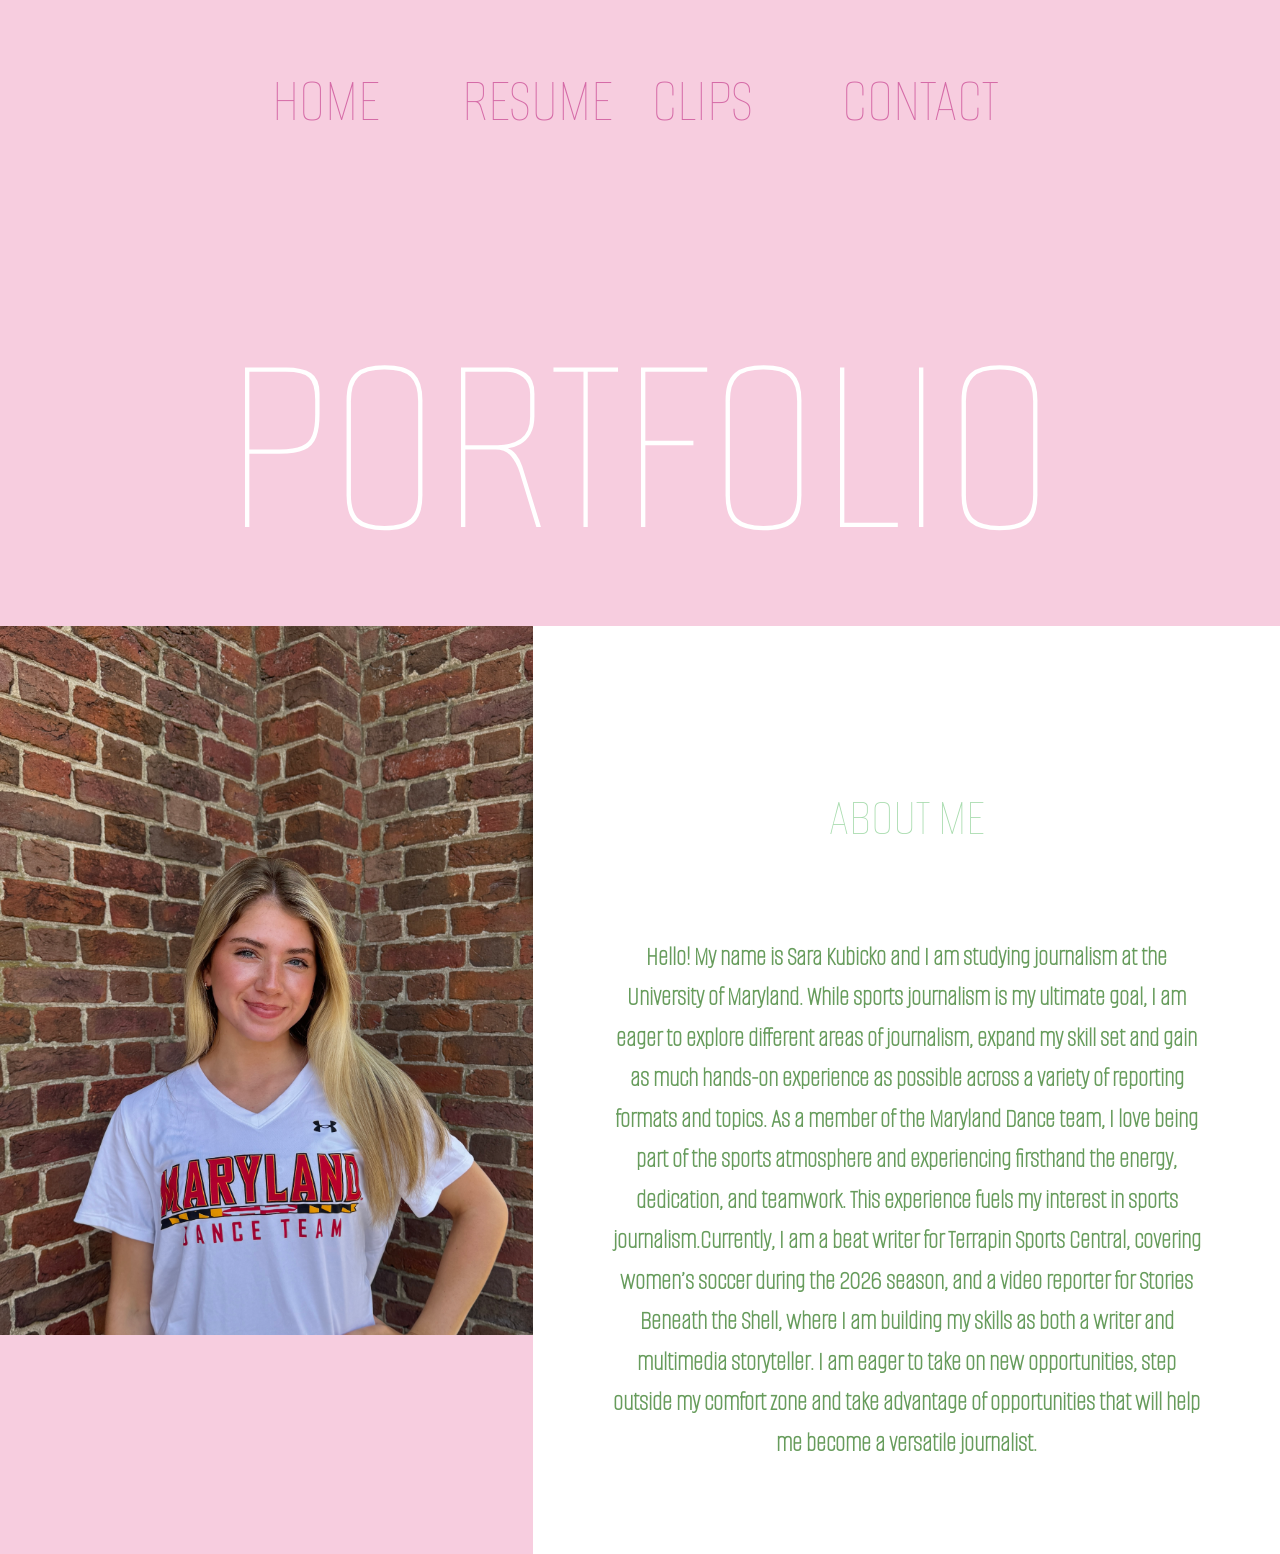
<file: index.html>
<!DOCTYPE html>
<html lang="en">

<head>
    <meta charset="UTF-8">
    <meta name="viewport" content="width=device-width, initial-scale=1.0">
    <title>Sara Kubicko</title>
    <meta name="description" content="My name is Sara Kubicko and I am a journalism student at the University of Maryland with sports journalism being my ultimate goal.">
    <link rel="preconnect" href="https://fonts.googleapis.com">
    <link rel="preconnect" href="https://fonts.gstatic.com" crossorigin>
    <link href="https://fonts.googleapis.com/css2?family=Alumni+Sans+Pinstripe&display=swap" rel="stylesheet">
    <link href="https://cdn.jsdelivr.net/npm/bootstrap@5.3.8/dist/css/bootstrap.min.css" rel="stylesheet"
        integrity="sha384-sRIl4kxILFvY47J16cr9ZwB07vP4J8+LH7qKQnuqkuIAvNWLzeN8tE5YBujZqJLB" crossorigin="anonymous">
    <link rel="stylesheet" href="site/css/style.css">
    <script src="https://cdn.jsdelivr.net/npm/@popperjs/core@2.11.8/dist/umd/popper.min.js"
        integrity="sha384-I7E8VVD/ismYTF4hNIPjVp/Zjvgyol6VFvRkX/vR+Vc4jQkC+hVqc2pM8ODewa9r"
        crossorigin="anonymous"></script>
    <script src="https://cdn.jsdelivr.net/npm/bootstrap@5.3.8/dist/js/bootstrap.min.js"
        integrity="sha384-G/EV+4j2dNv+tEPo3++6LCgdCROaejBqfUeNjuKAiuXbjrxilcCdDz6ZAVfHWe1Y"
        crossorigin="anonymous"></script>
</head>

<body>
    <header>
        <nav class="container">
            <div class="row align-items-center justify-content-center">
                <div class="col-lg-2">
                    <a href="../">HOME</a>
                </div>
                <div class="col-lg-2">
                    <a href="../resume/">RESUME</a>
                </div>
                <div class="col-lg-2">
                    <a href="../clips/">CLIPS</a>
                </div>
                <div class="col-lg-2">
                    <a href="../contact/">CONTACT</a>
                </div>
            </div>
        </nav>
        <h1>PORTFOLIO</h1>   
    </header>
    <main>
        <div class="container-fluid home">
            <div class="row">
                <div class="col-lg-5">
                    <img src="site/img/headshot.jpg" class="img-fluid">
                </div>
                <div class="col-lg-7 text-center about-txt">
                    <div class="white-bg">
                        <h3>ABOUT ME</h3>
                        <p>Hello! My name is Sara Kubicko and I am studying journalism at the University of Maryland. While sports journalism is my ultimate goal, I am eager to explore different areas of journalism, expand my skill set and gain as much hands-on experience as possible across a variety of
                        reporting formats and topics. As a member of the Maryland Dance team, I love being part of the sports atmosphere and experiencing firsthand the energy, dedication, and teamwork. This experience fuels my interest in sports journalism.Currently, I am a beat writer for Terrapin Sports Central, covering women’s soccer during the 2026 season, and a video reporter for Stories Beneath the Shell, where I am building my skills as both a writer and multimedia storyteller. I am eager to take on new opportunities, step outside my comfort zone and take advantage of opportunities that will help me become a versatile journalist.</p>
                    </div>
                </div>
            </div>
        </div>
    </main>
</body>
</html>
</file>
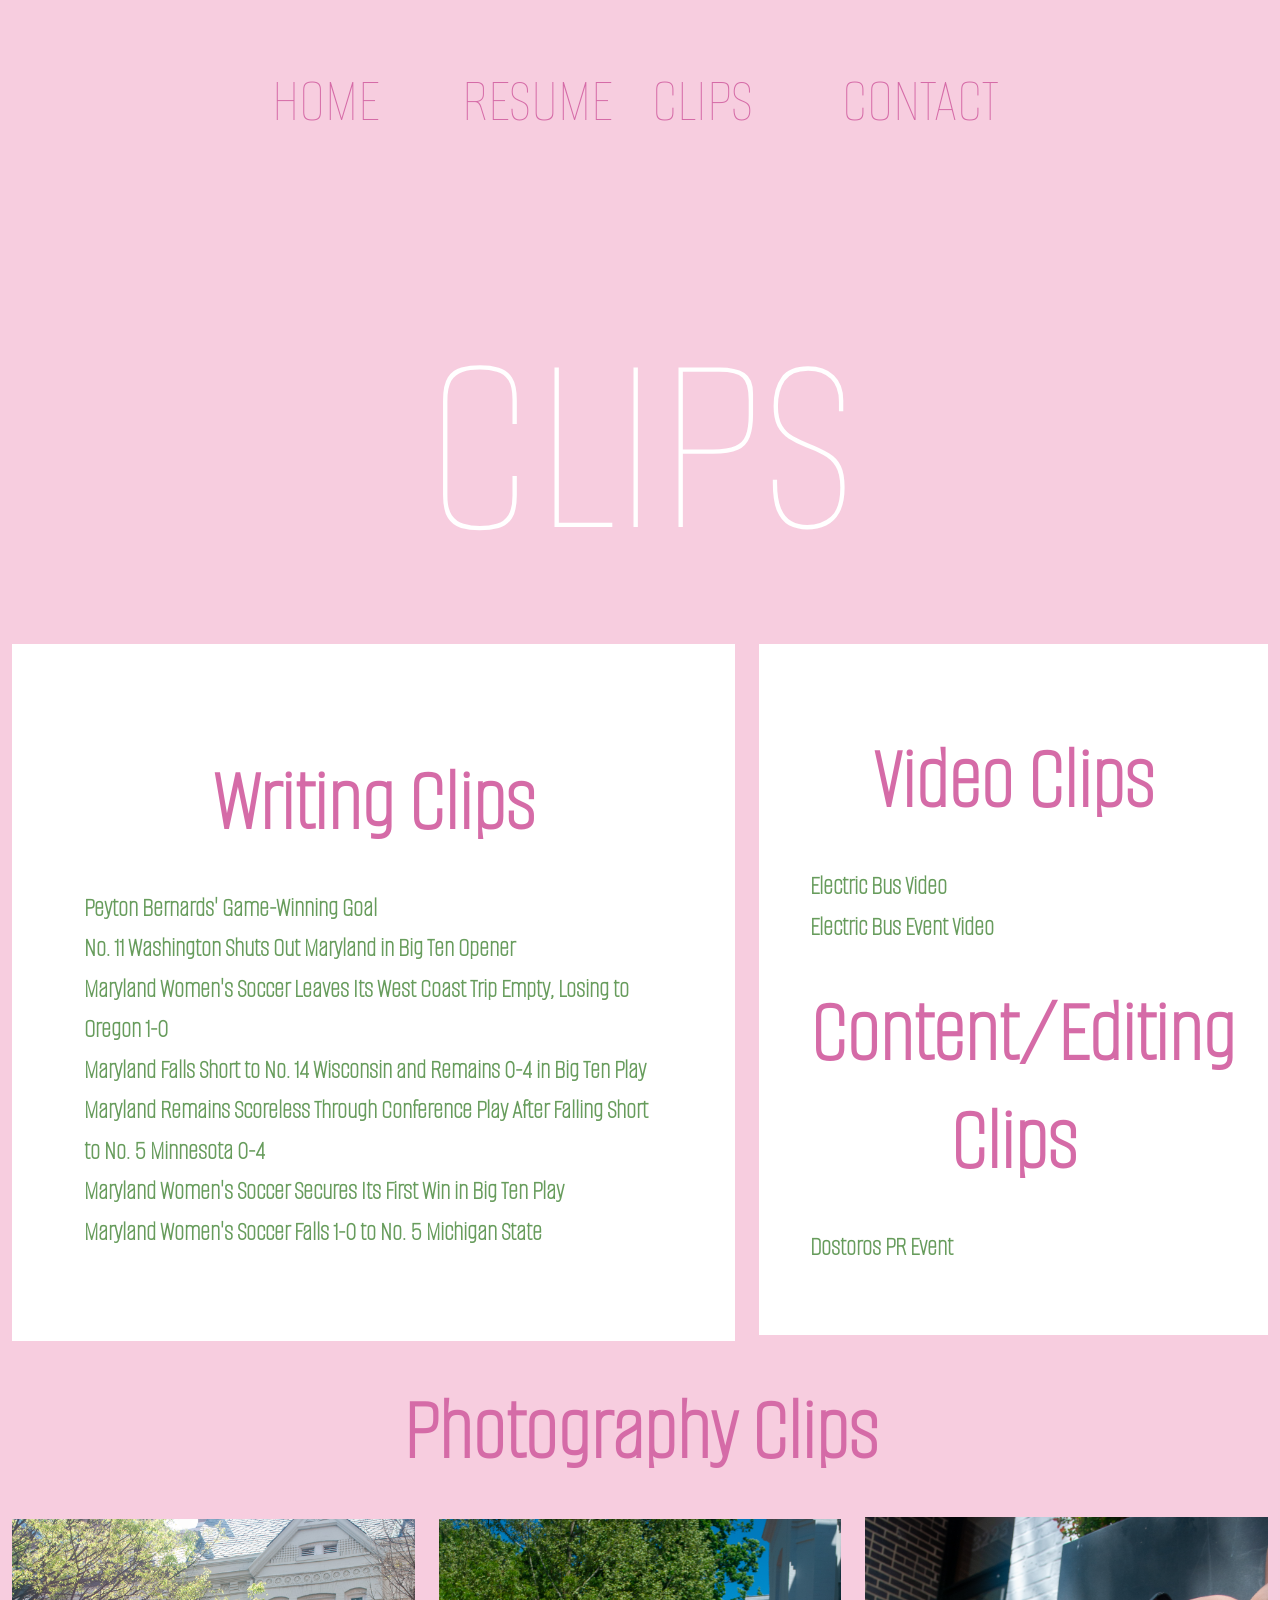
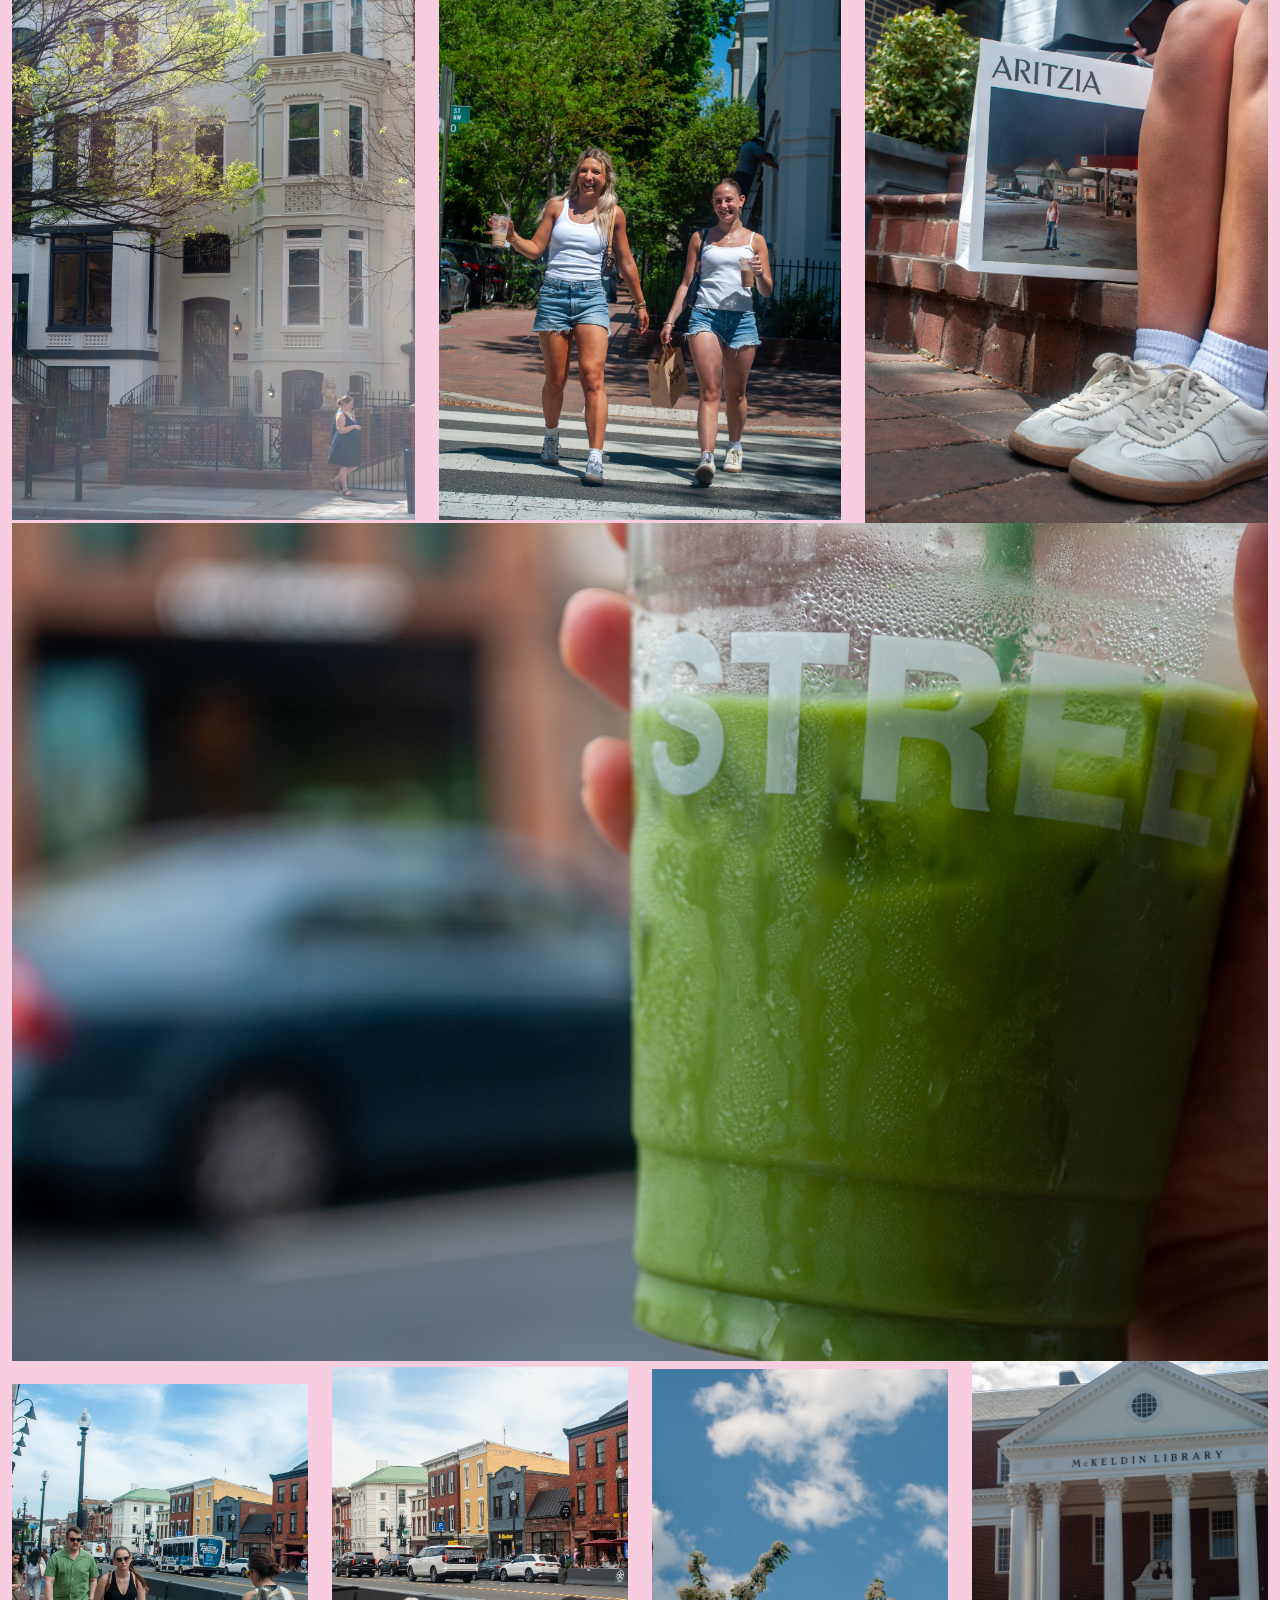
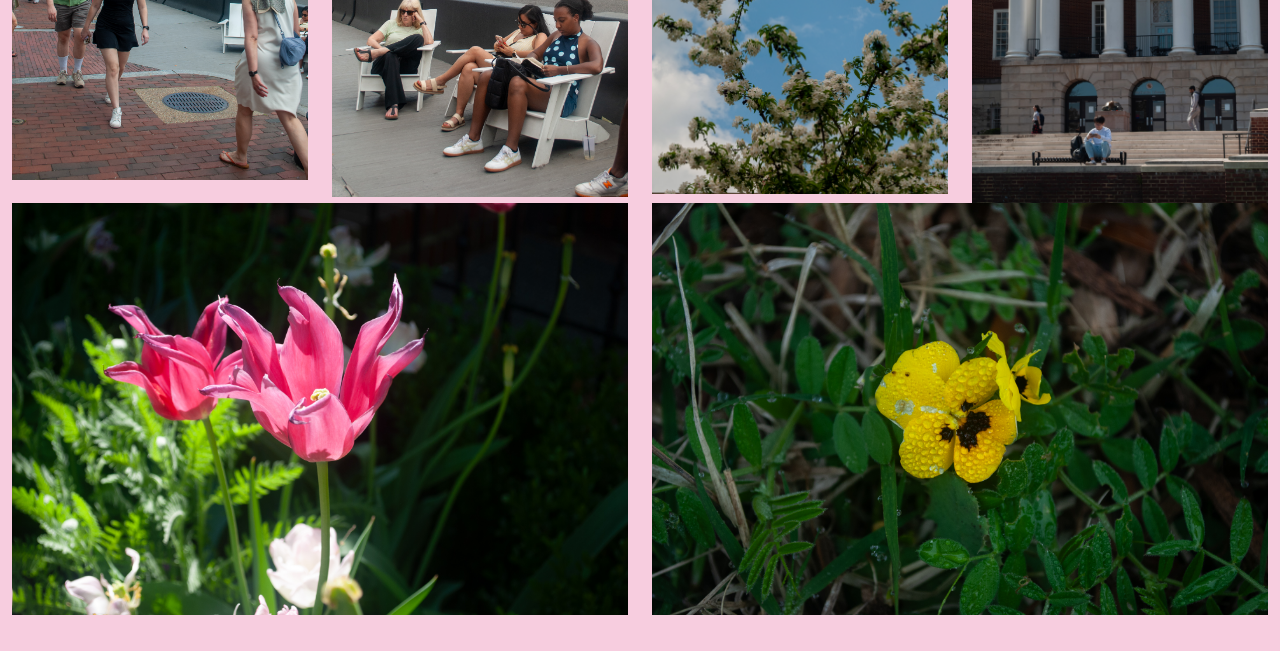
<file: clips/index.html>
<!DOCTYPE html>
<html lang="en">

<head>
    <meta charset="UTF-8">
    <meta name="viewport" content="width=device-width, initial-scale=1.0">
    <title>Sara Kubicko</title>
    <meta name="description" content="My name is Sara Kubicko and I am a journalism student at the University of Maryland with sports journalism being my ultimate goal.">
    <link rel="preconnect" href="https://fonts.googleapis.com">
    <link rel="preconnect" href="https://fonts.gstatic.com" crossorigin>
     <link href="https://fonts.googleapis.com/css2?family=Alumni+Sans+Pinstripe&display=swap" rel="stylesheet">
        <link href="https://cdn.jsdelivr.net/npm/bootstrap@5.3.8/dist/css/bootstrap.min.css" rel="stylesheet" integrity="sha384-sRIl4kxILFvY47J16cr9ZwB07vP4J8+LH7qKQnuqkuIAvNWLzeN8tE5YBujZqJLB" crossorigin="anonymous">
    <link rel="stylesheet" href="../site/css/style.css">
    <script src="https://cdn.jsdelivr.net/npm/@popperjs/core@2.11.8/dist/umd/popper.min.js" integrity="sha384-I7E8VVD/ismYTF4hNIPjVp/Zjvgyol6VFvRkX/vR+Vc4jQkC+hVqc2pM8ODewa9r" crossorigin="anonymous"></script>
<script src="https://cdn.jsdelivr.net/npm/bootstrap@5.3.8/dist/js/bootstrap.min.js" integrity="sha384-G/EV+4j2dNv+tEPo3++6LCgdCROaejBqfUeNjuKAiuXbjrxilcCdDz6ZAVfHWe1Y" crossorigin="anonymous"></script>
</head>
<body>
    <header>
        <nav class="container">
            <div class="row align-items-center justify-content-center">
                <div class="col-lg-2">
                    <a href="../">HOME</a>
                </div>
                <div class="col-lg-2">
                    <a href="../resume/">RESUME</a>
                </div>
                <div class="col-lg-2">
                    <a href="../clips/">CLIPS</a>
                </div>
                <div class="col-lg-2">
                    <a href="../contact/">CONTACT</a>
                </div>
            </div>  
        </nav>
        <h1>CLIPS</h1> 
    </header>    
<main>
    <section class="container-fluid">
        <div class="row">
            <div class="col-lg-7">
                <div class="white-bg">
                    <h2>Writing Clips</h2>
                    <ul class="list-unstyled">
                        <li>
                            <a href="https://terrapinsportscentral.com/peyton-bernards-game-winning-goal-secures-maryland-a-2-1-win-on-senior-day/" target="_blank" rel="noopener noreferrer">Peyton Bernards' Game-Winning Goal</a>
                        </li>
                        <li>
                            <a href="https://terrapinsportscentral.com/no-11-washington-shuts-out-maryland-in-big-ten-opener-2-0/" target="_blank" rel="noopener noreferrer">No. 11 Washington Shuts Out Maryland in Big Ten Opener</a>
                        </li>
                        <li>
                            <a href="https://terrapinsportscentral.com/maryland-womens-soccer-leaves-its-west-coast-trip-empty-losing-to-oregon-1-0/" target="_blank" rel="noopener noreferrer">Maryland Women's Soccer Leaves Its West Coast Trip Empty, Losing to Oregon 1-0</a>
                        </li>
                        <li>
                            <a href="https://terrapinsportscentral.com/maryland-falls-short-to-no-14-wisconsin-and-remains-0-4-in-big-ten-play/" target="_blank" rel="noopener noreferrer">Maryland Falls Short to No. 14 Wisconsin and Remains 0-4 in Big Ten Play</a>
                        </li>
                        <li>
                            <a href="https://terrapinsportscentral.com/maryland-remains-scoreless-through-conference-play-after-falling-short-to-no-5-minnesota-0-4/"target="_blank" rel="noopener noreferrer">Maryland Remains Scoreless Through Conference Play After Falling Short to No. 5 Minnesota 0-4</a>
                        </li>
                        <li>
                            <a href="https://terrapinsportscentral.com/maryland-womens-soccer-secures-its-first-win-in-big-ten-play/" target="_blank" rel="noopener noreferrer">Maryland Women's Soccer Secures Its First Win in Big Ten Play</a>
                        </li>
                        <li>
                            <a href="https://terrapinsportscentral.com/maryland-womens-soccer-falls-1-0-to-no-5-michigan-state/"target="_blank" rel="noopener noreferrer">Maryland Women's Soccer Falls 1-0 to No. 5 Michigan State</a>
                        </li>
                    </ul>
            </div>
        </div>
    <div class="col-lg-5">
        <div class="white-bg">
            <h2>Video Clips</h2>
                <ul class="list-unstyled">
                    <li>
                        <a href="https://canva.link/electric-bus-video"
                        target="_blank" rel="noopener noreferrer"> Electric Bus Video</a>
                    </li>    
                    <li>
                        <a href="https://canva.link/electic-busevent-video"
                        target="_blank" rel="noopener noreferrer"> Electric Bus Event Video</a>
                    </li>
                </ul>
                <h2>Content/Editing Clips</h2>
                <ul class="list-unstyled">
                    <li>
                        <a href="https://canva.link/dostoros" 
                        target="_blank" rel="noopener noreferrer">Dostoros PR Event</a>
                    </li>
                </ul>
            </div>
        </div>
    </div>
    </section>

        <div class="container-fluid">
            <section class="row align-items-center justify-content-center">
                <h2>Photography Clips</h2>
                    <div class="col-md-4">
                        <img src="../site/img/photo2.jpg" alt="Photo 2" class="img-fluid">
                    </div>
                    <div class="col-md-4">
                    <img src="../site/img/photo3.jpg" alt="Photo 3" class="img-fluid">
                    </div>
                    <div class="col-md-4">
                        <img src="../site/img/photo4.jpg" alt="Photo 4" class="img-fluid">
                    </div>
                    <div class="col-md-12 text-center">
                        <img src="../site/img/photo7.jpg" alt="Photo 7" class="img-fluid">
                    </div>
                    <div class="col-md-3">
                        <img src="../site/img/photo5.jpg" alt="Photo 5" class="img-fluid">
                    </div>
                    <div class="col-md-3">
                        <img src="../site/img/photo6.jpg" alt="Photo 6" class="img-fluid">
                    </div>
                    <div class="col-md-3">
                        <img src="../site/img/photo8.jpg" alt="Photo 8" class="img-fluid">
                    </div>
                    <div class="col-md-3">
                        <img src="../site/img/photo10.jpg" alt="Photo 10" class="img-fluid">
                    </div>
                    <div class="col-md-6">
                        <img src="../site/img/photo1.jpg" alt="Photo 1" class="img-fluid">
                    </div>
                    
                    <div class="col-md-6">
                        <img src="../site/img/photo9.jpg" alt="Photo 9" class="img-fluid">
                    </div>   
            </section>
        </div>        
</main>
</body>

</html>
</file>
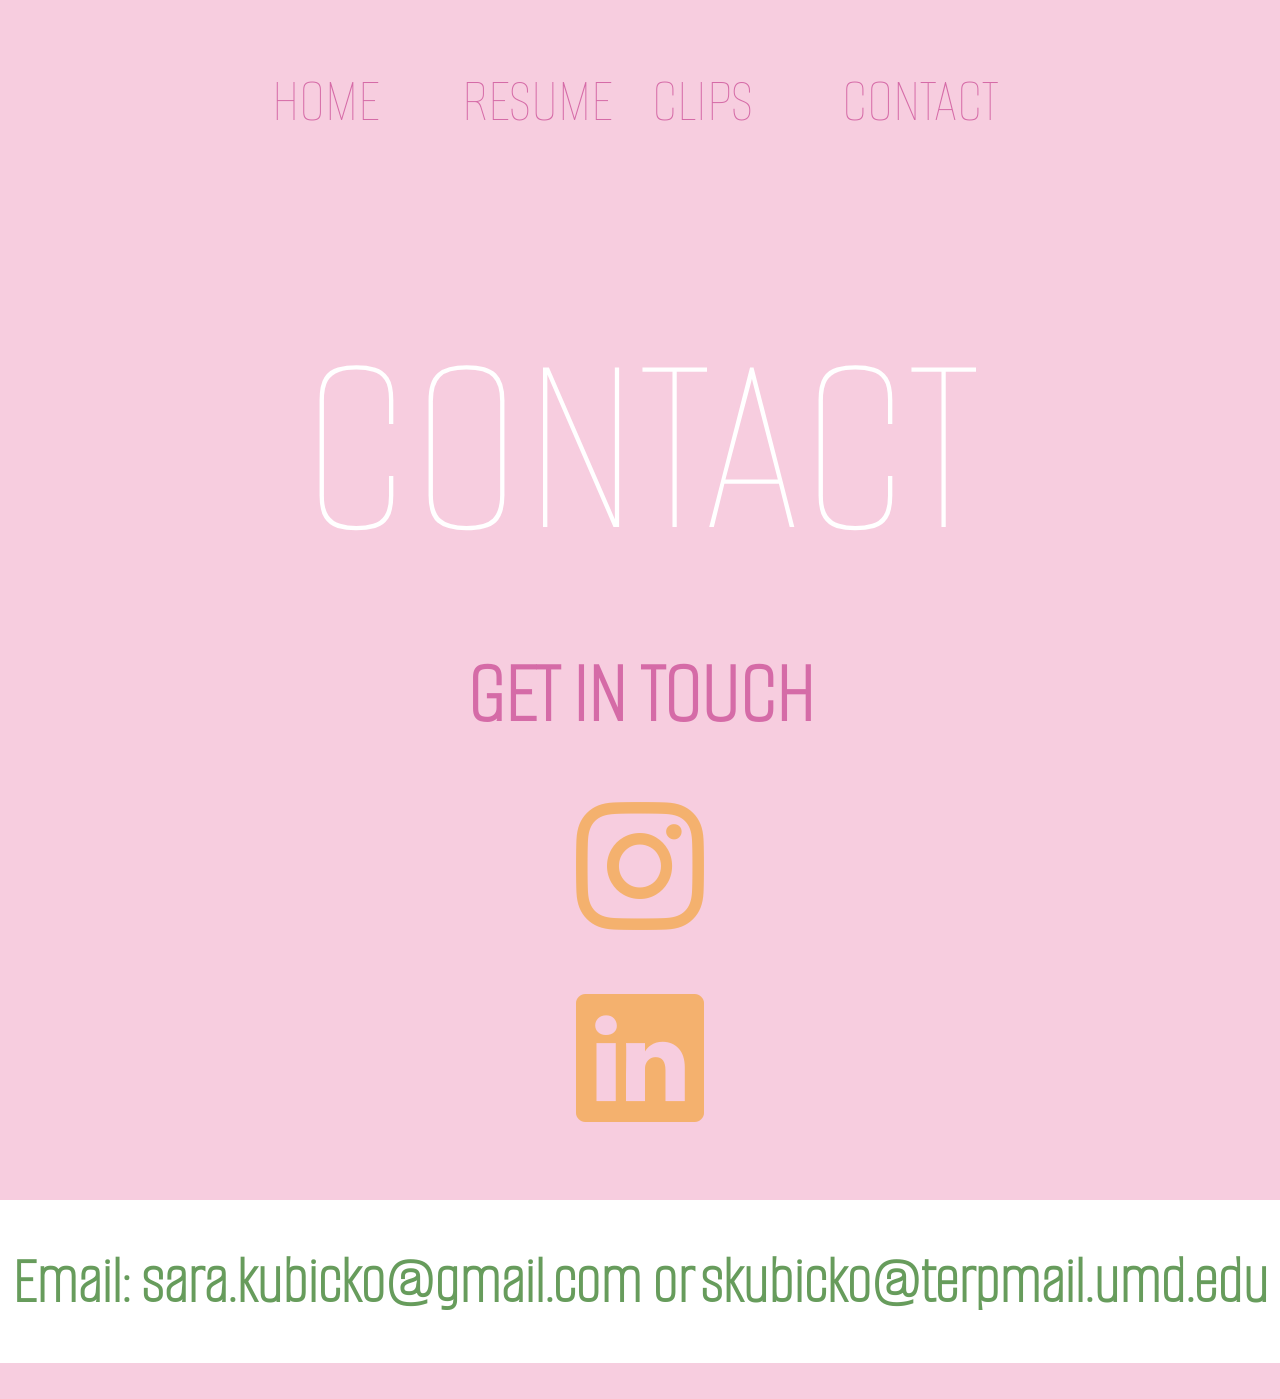
<file: contact/index.html>
<!DOCTYPE html>
<html lang="en">

<head>
    <meta charset="UTF-8">
    <meta name="viewport" content="width=device-width, initial-scale=1.0">
    <title>Sara Kubicko</title>
    <meta name="description" content="My name is Sara Kubicko and I am a journalism student at the University of Maryland with sports journalism being my ultimate goal.">
    <link rel="preconnect" href="https://fonts.googleapis.com">
    <link rel="preconnect" href="https://fonts.gstatic.com" crossorigin>
     <link href="https://fonts.googleapis.com/css2?family=Alumni+Sans+Pinstripe&display=swap" rel="stylesheet">
    <link href="https://cdn.jsdelivr.net/npm/bootstrap@5.3.8/dist/css/bootstrap.min.css" rel="stylesheet"
        integrity="sha384-sRIl4kxILFvY47J16cr9ZwB07vP4J8+LH7qKQnuqkuIAvNWLzeN8tE5YBujZqJLB" crossorigin="anonymous">
    <link rel="stylesheet" href="../site/css/style.css">
    <!-- fonts -->
    <link rel="stylesheet" href="https://cdn.jsdelivr.net/npm/bootstrap-icons@1.3.0/font/bootstrap-icons.css">
    <script src="https://cdn.jsdelivr.net/npm/@popperjs/core@2.11.8/dist/umd/popper.min.js"
        integrity="sha384-I7E8VVD/ismYTF4hNIPjVp/Zjvgyol6VFvRkX/vR+Vc4jQkC+hVqc2pM8ODewa9r"
        crossorigin="anonymous"></script>
    <script src="https://cdn.jsdelivr.net/npm/bootstrap@5.3.8/dist/js/bootstrap.min.js"
        integrity="sha384-G/EV+4j2dNv+tEPo3++6LCgdCROaejBqfUeNjuKAiuXbjrxilcCdDz6ZAVfHWe1Y"
        crossorigin="anonymous"></script>
</head>

<body>
    <header>
        <nav class="container">
            <div class="row align-items-center justify-content-center">
                <div class="col-lg-2">
                    <a href="../">HOME</a>
                </div>
                <div class="col-lg-2">
                    <a href="../resume/">RESUME</a>
                </div>
                <div class="col-lg-2">
                    <a href="../clips/">CLIPS</a>
                </div>
                <div class="col-lg-2">
                    <a href="../contact/">CONTACT</a>
                </div>
            </div>
        </nav>
        <h1>CONTACT</h1>
    </header>
    <main class="text-center">
        <h2>GET IN TOUCH</h2>
        <div class="links">
            <a href="https://www.instagram.com/by.sarakubicko/?utm_source=ig_web_button_share_sheet"><i class="bi bi-instagram"></i></a>
            <a href="https://www.linkedin.com/in/sara-kubicko"><i class="bi bi-linkedin"></i></a>
        </div>
    <section class="container-fluid">
        <div class="row">
            <div class="white-bg contact">
                <h2>
                    <a href="mailto:sara.kubicko@gmail.com"> Email: sara.kubicko@gmail.com or</a>
                    <a href="mailto:skubicko@terpmail.umd.edu">skubicko@terpmail.umd.edu</a>
                </h2>
            </div>
        </div>
    </section>
    </main>
</body>

</html>
</file>
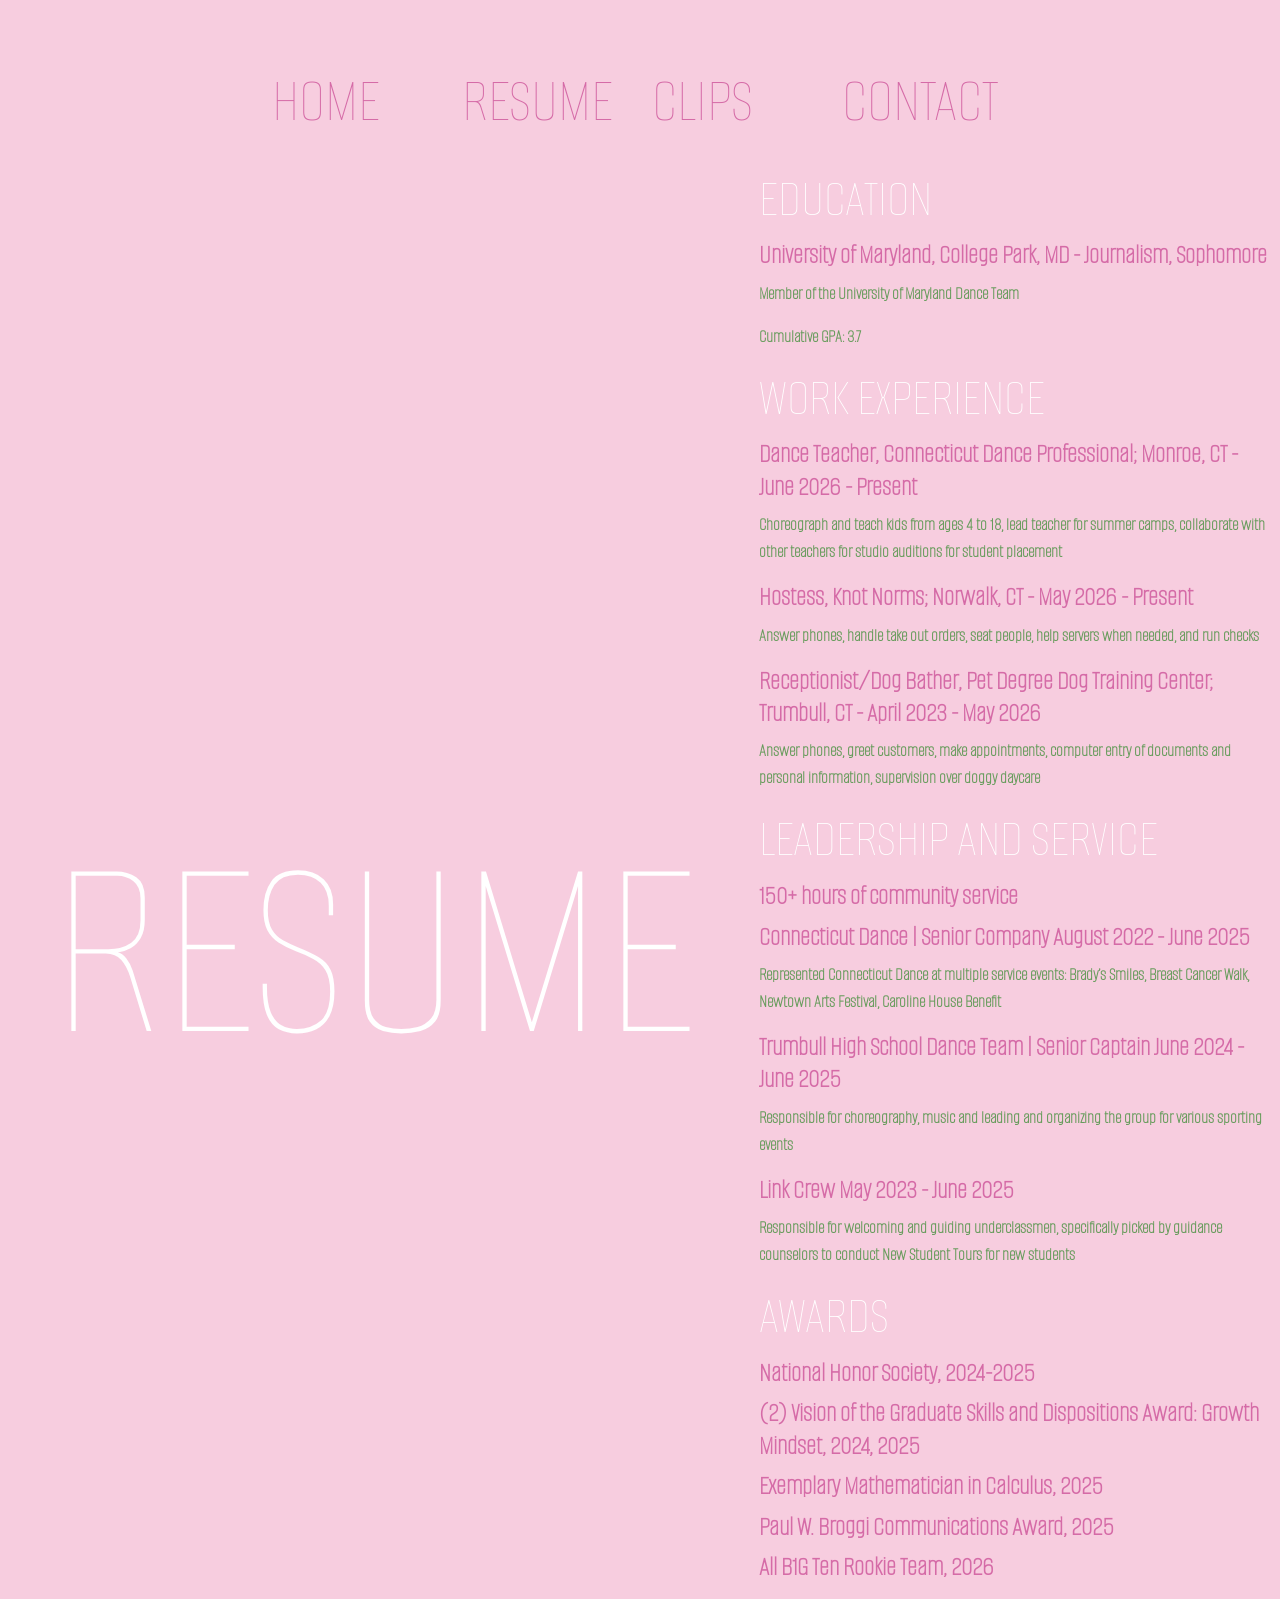
<file: resume/index.html>
<!DOCTYPE html>
<html lang="en">

<head>
    <meta charset="UTF-8">
    <meta name="viewport" content="width=device-width, initial-scale=1.0">
    <title>Sara Kubicko</title>
    <meta name="description" content="My name is Sara Kubicko and I am a journalism student at the University of Maryland with sports journalism being my ultimate goal.">
    <link rel="preconnect" href="https://fonts.googleapis.com">
    <link rel="preconnect" href="https://fonts.gstatic.com" crossorigin>
     <link href="https://fonts.googleapis.com/css2?family=Alumni+Sans+Pinstripe&display=swap" rel="stylesheet">
    <link href="https://cdn.jsdelivr.net/npm/bootstrap@5.3.8/dist/css/bootstrap.min.css" rel="stylesheet"
        integrity="sha384-sRIl4kxILFvY47J16cr9ZwB07vP4J8+LH7qKQnuqkuIAvNWLzeN8tE5YBujZqJLB" crossorigin="anonymous">
    <link rel="stylesheet" href="../site/css/style.css">
    <script src="https://cdn.jsdelivr.net/npm/@popperjs/core@2.11.8/dist/umd/popper.min.js"
        integrity="sha384-I7E8VVD/ismYTF4hNIPjVp/Zjvgyol6VFvRkX/vR+Vc4jQkC+hVqc2pM8ODewa9r"
        crossorigin="anonymous"></script>
    <script src="https://cdn.jsdelivr.net/npm/bootstrap@5.3.8/dist/js/bootstrap.min.js"
        integrity="sha384-G/EV+4j2dNv+tEPo3++6LCgdCROaejBqfUeNjuKAiuXbjrxilcCdDz6ZAVfHWe1Y"
        crossorigin="anonymous"></script>
</head>
<body>
    <header>
        <nav class="container">
            <div class="row align-items-center justify-content-center">
                <div class="col-lg-2">
                    <a href="../">HOME</a>
                </div>
                <div class="col-lg-2">
                    <a href="../resume/">RESUME</a>
                </div>
                <div class="col-lg-2">
                    <a href="../clips/">CLIPS</a>
                </div>
                <div class="col-lg-2">
                    <a href="../contact/">CONTACT</a>
                </div>
            </div>
        </nav>
    </header>
    <main>
        <div class="container-fluid">
            <div class="row align-items-center justify-content-end">
                <div class="col-lg-7 text-center">
                    <h1>RESUME</h1>
                </div>
                <div class="col-lg-5">
                    <ul class="list-unstyled">
                        <li>
                            <h4>EDUCATION</h4>
                            <h5>University of Maryland, College Park, MD - Journalism, Sophomore</h5> 
                            <p>Member of the University of Maryland Dance Team</p>
                            <p>Cumulative GPA: 3.7</p>
                            <h4>WORK EXPERIENCE</h4>
                            <h5>Dance Teacher, Connecticut Dance Professional; Monroe, CT - June 2026 - Present</h5>
                            <p>Choreograph and teach kids from ages 4 to 18, lead teacher for summer camps, collaborate with other teachers for studio auditions for student placement</p>
                            <h5>Hostess, Knot Norms; Norwalk, CT - May 2026 - Present</h5>
                            <p>Answer phones, handle take out orders, seat people, help servers when needed, and run checks</p>
                            <h5>Receptionist/Dog Bather, Pet Degree Dog Training Center; Trumbull, CT - April 2023 - May 2026</h5>
                            <p>Answer phones, greet customers, make appointments, computer entry of documents and personal information, supervision over doggy daycare</p>
                            <h4>LEADERSHIP AND SERVICE</h4>
                            <h5>150+ hours of community service</h5>
                            <h5>Connecticut Dance | Senior Company August 2022 - June 2025</h5>
                            <p>Represented Connecticut Dance at multiple service events: Brady’s Smiles, Breast Cancer Walk, Newtown Arts Festival, Caroline House Benefit</p>
                            <h5>Trumbull High School Dance Team | Senior Captain June 2024 - June 2025</h5>
                            <p>Responsible for choreography, music and leading and organizing the group for various sporting events</p>
                            <h5>Link Crew May 2023 - June 2025</h5>
                            <p>Responsible for welcoming and guiding underclassmen, specifically picked by guidance counselors to conduct New Student Tours for new students</p>
                            <h4>AWARDS</h4>
                            <h5>National Honor Society, 2024-2025</h5>
                            <h5>(2) Vision of the Graduate Skills and Dispositions Award: Growth Mindset, 2024, 2025</h5>
                            <h5>Exemplary Mathematician in Calculus, 2025</h5>
                            <h5>Paul W. Broggi Communications Award, 2025</h5>
                            <h5>All B1G Ten Rookie Team, 2026</h5>
                        </li>
                    </ul>
                </div>
            </div>
        </div>
    </main>
</body>

</html>
</file>
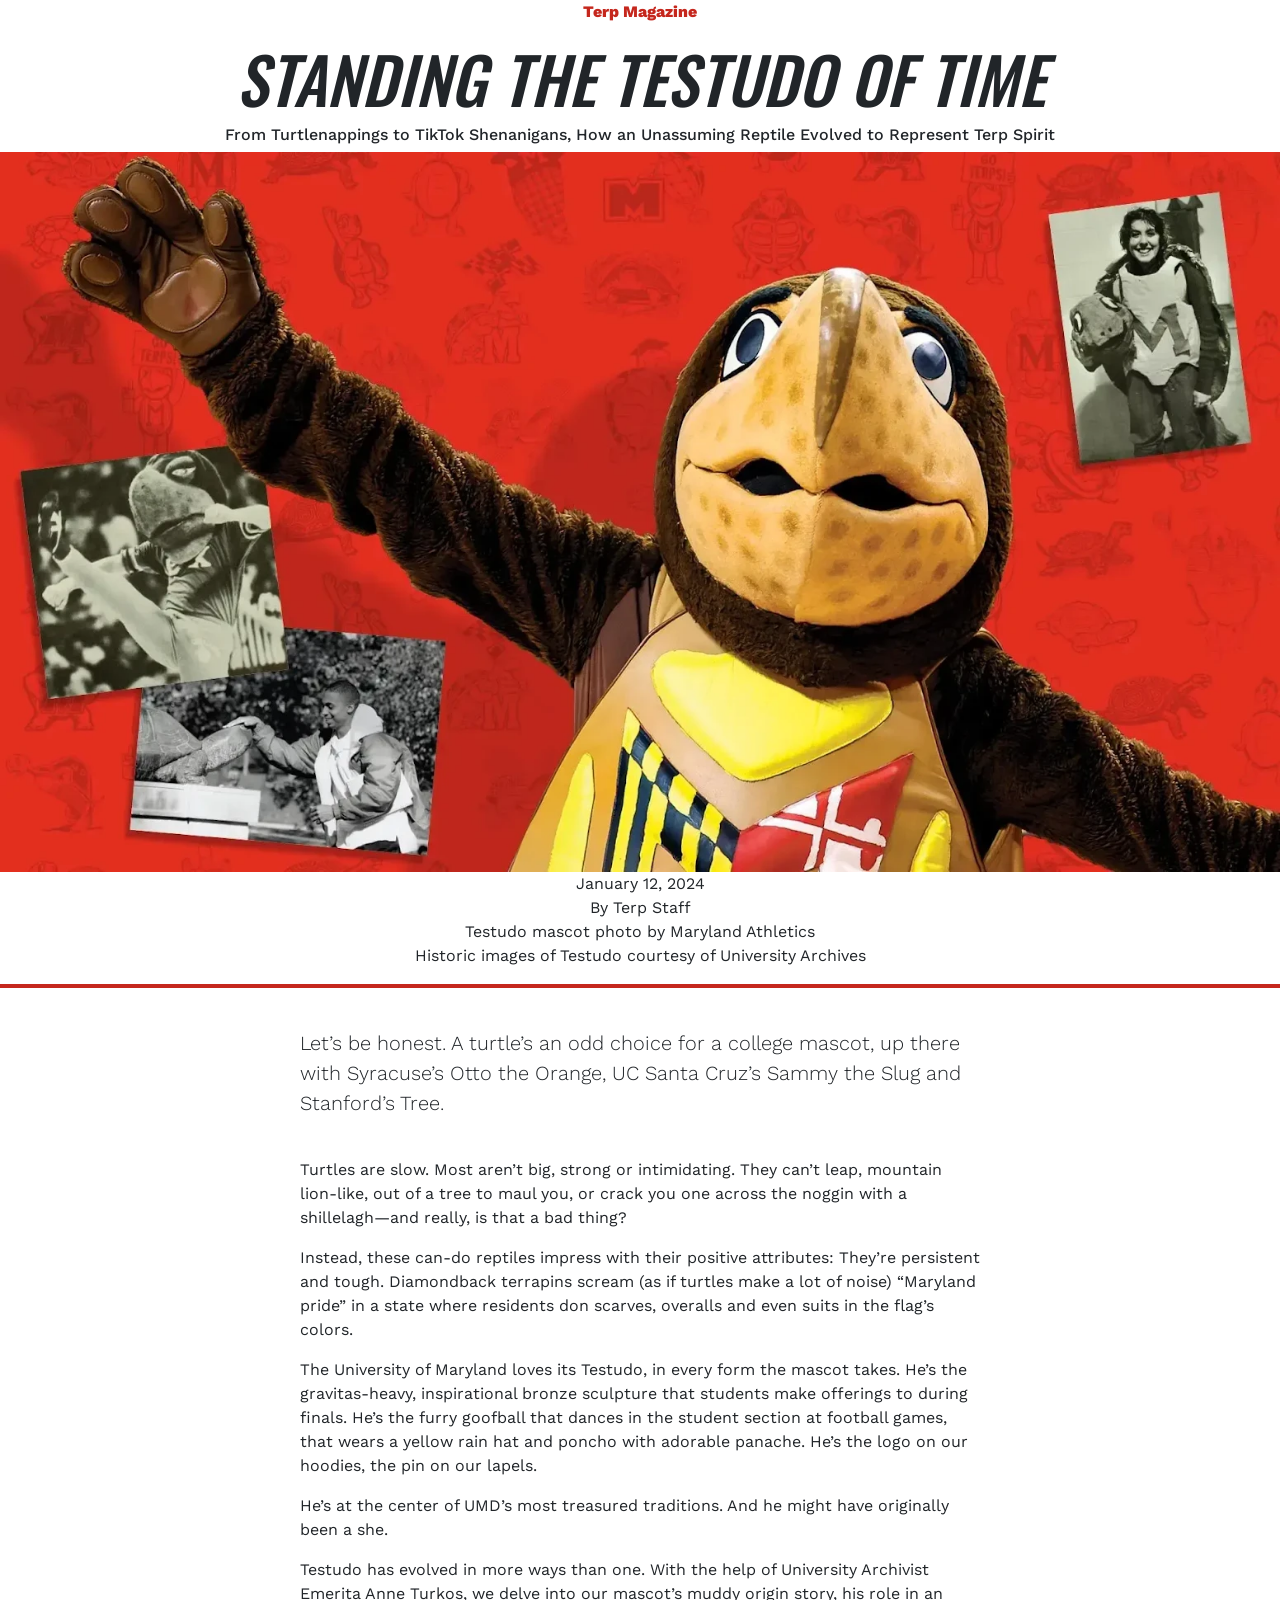
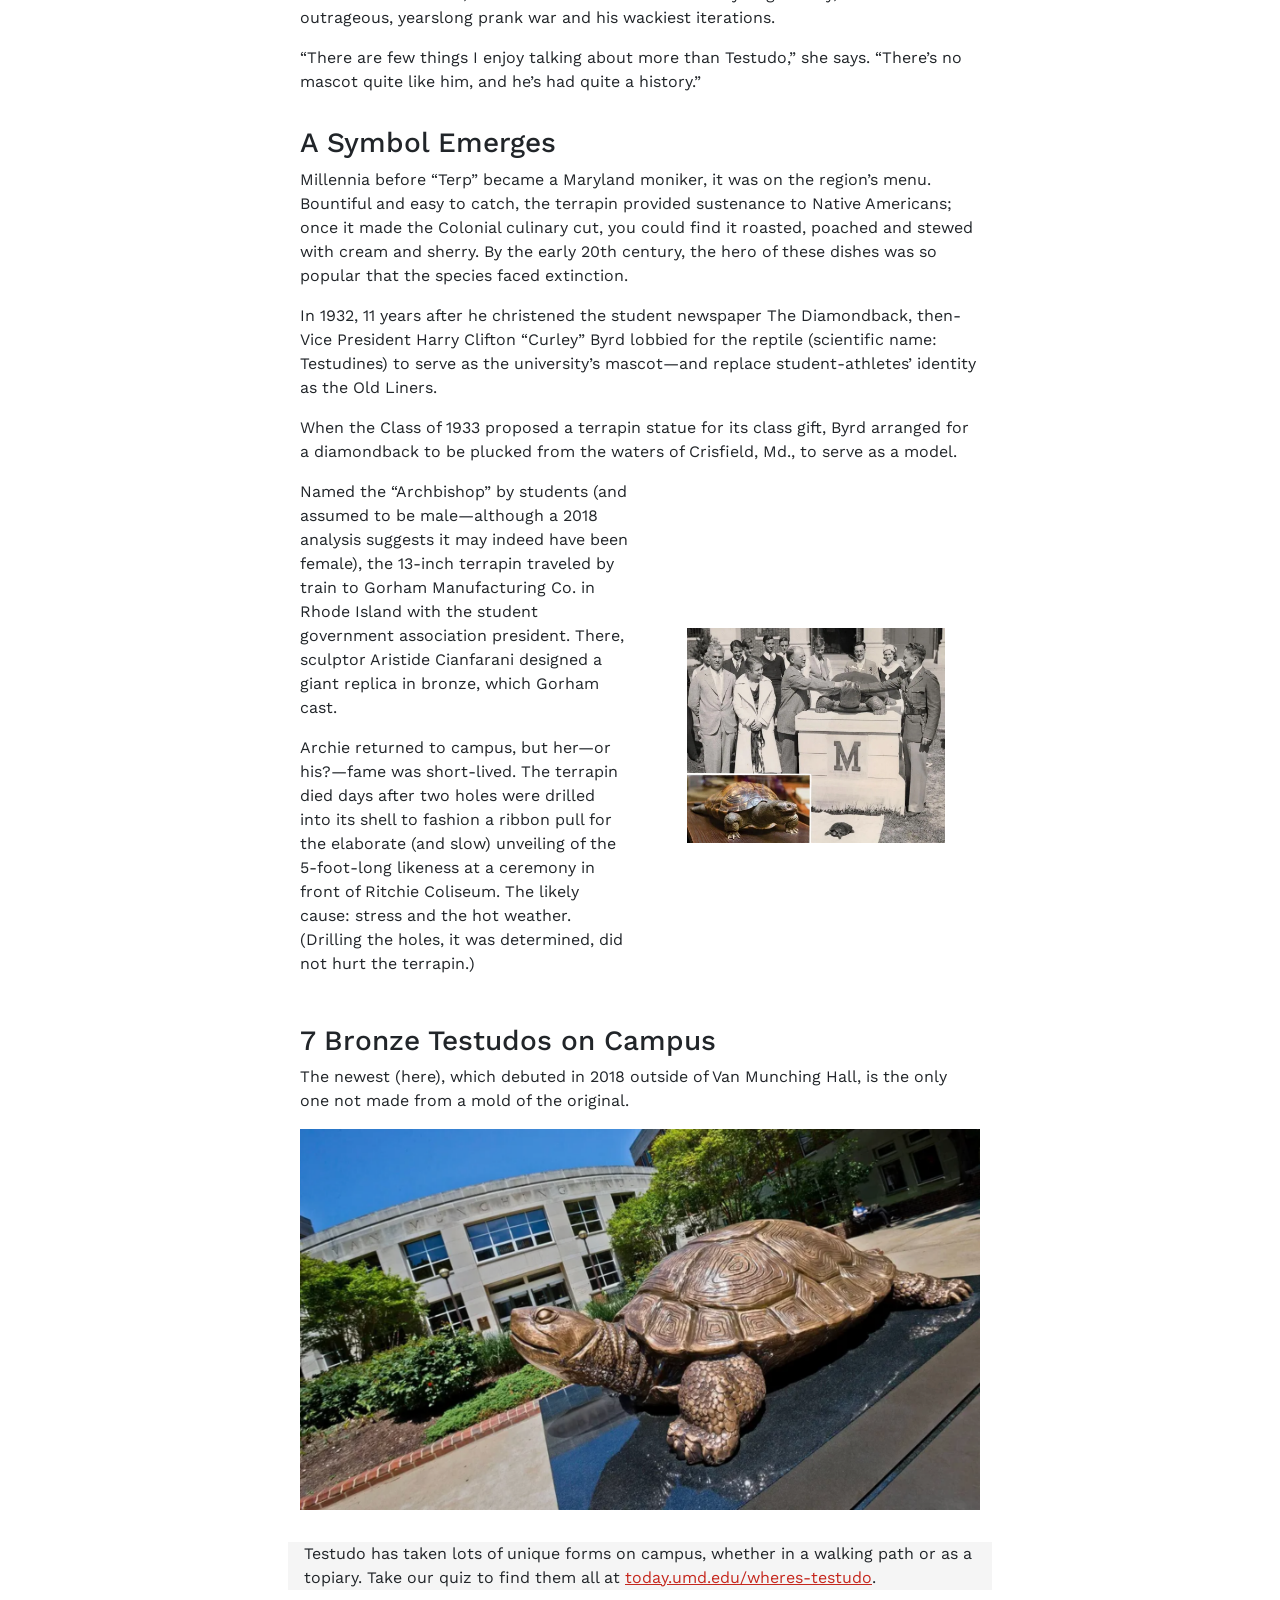
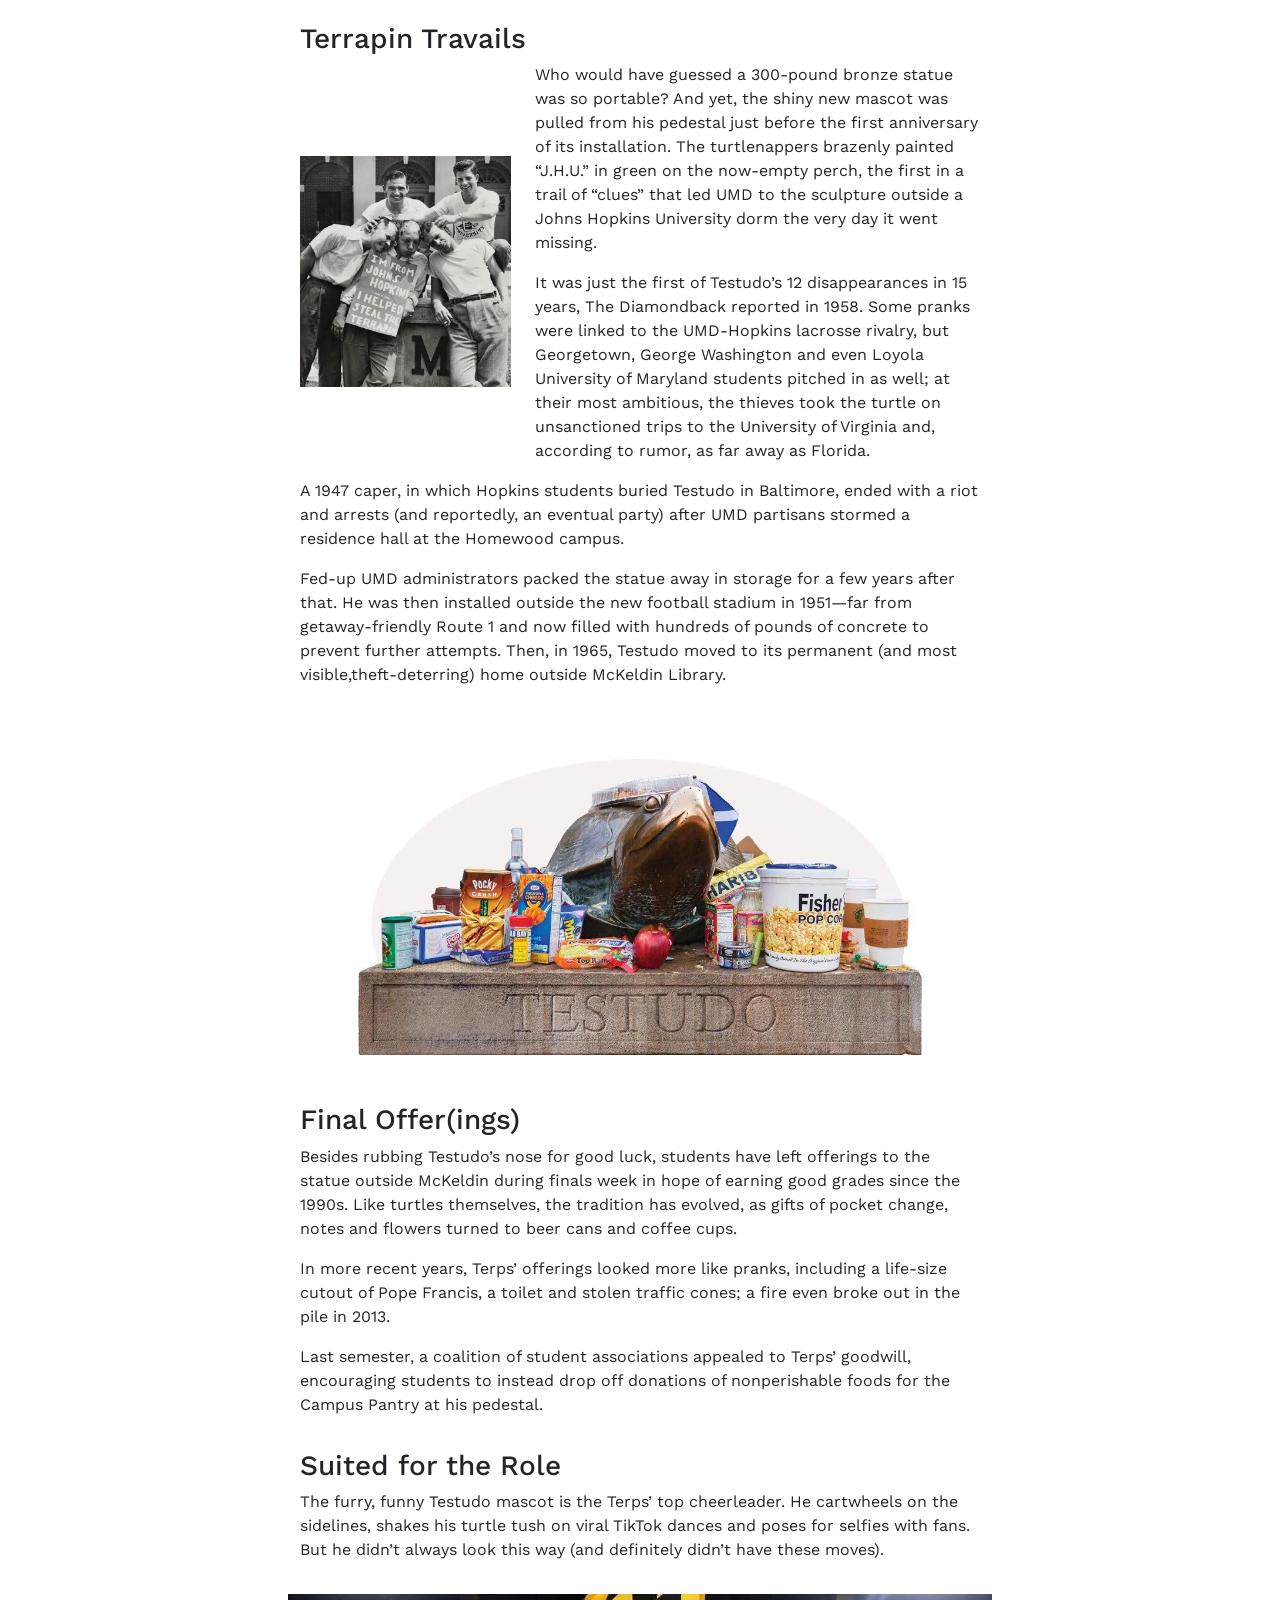
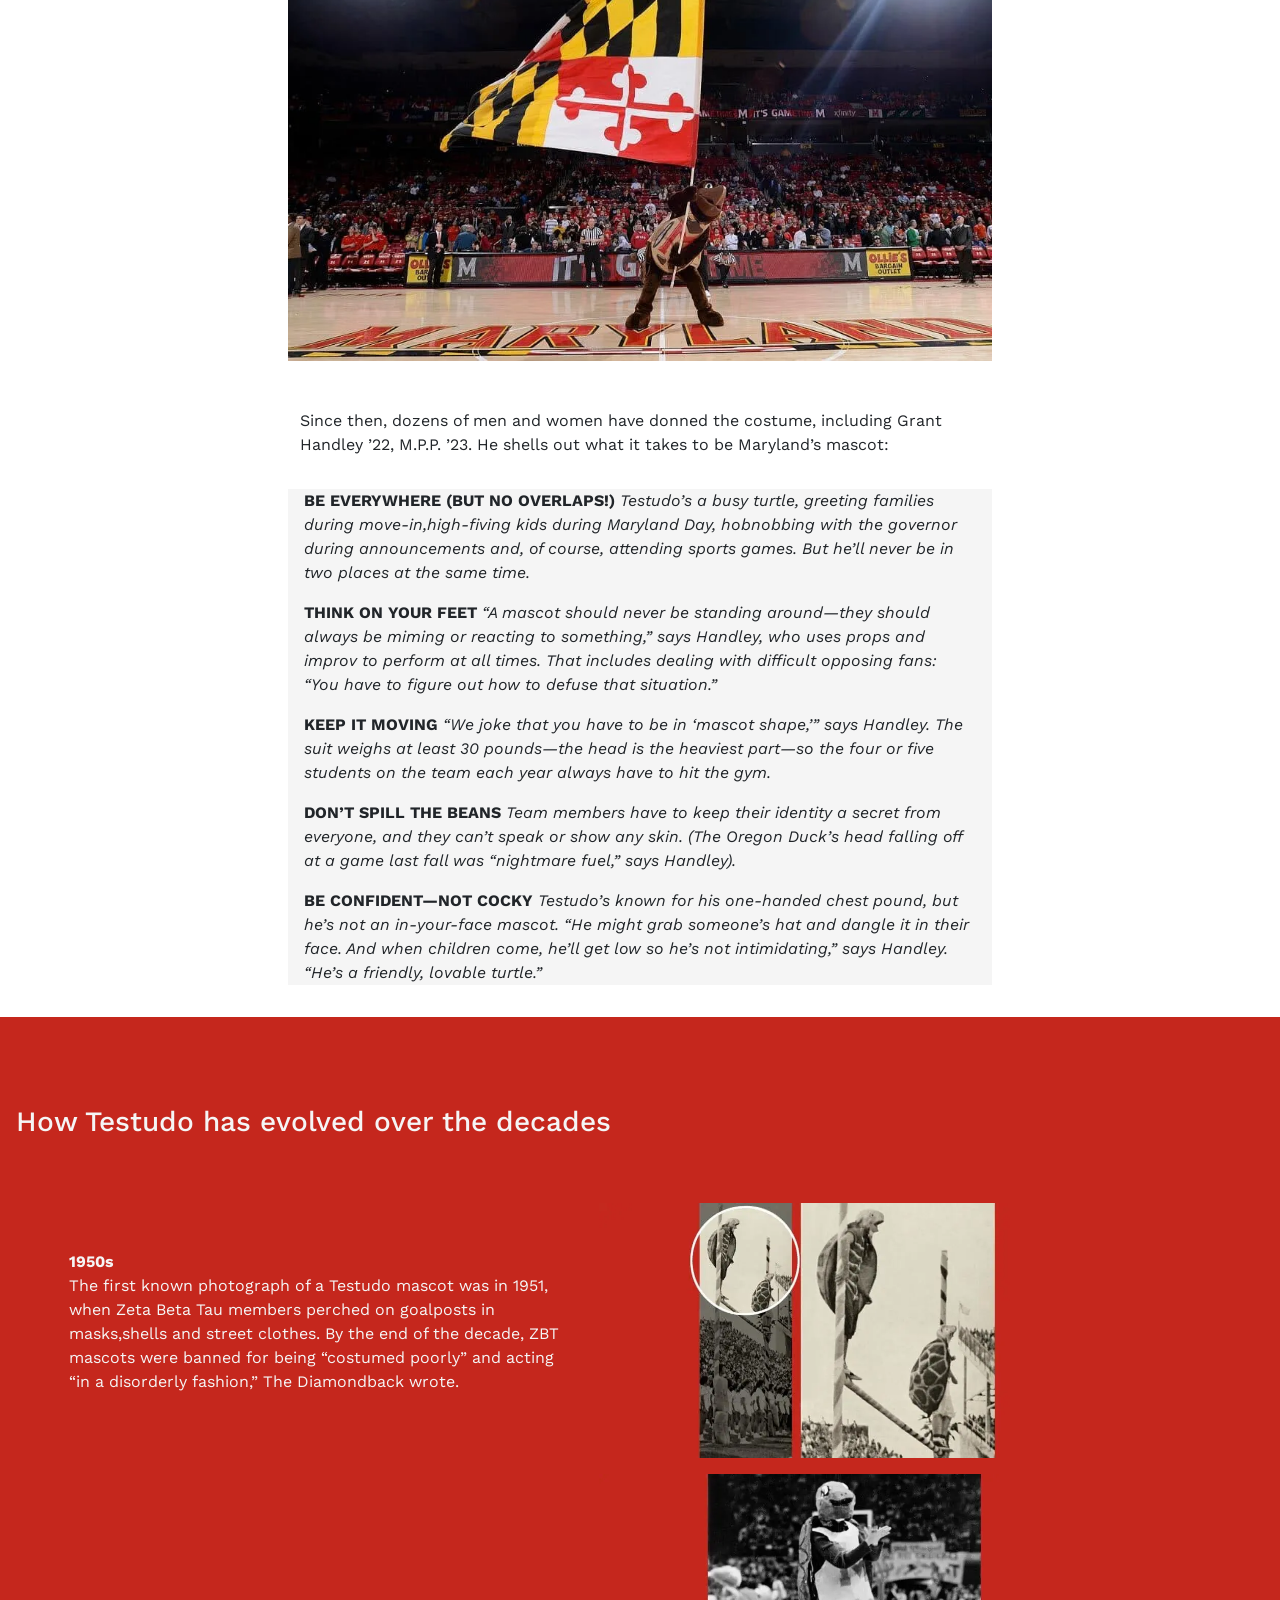
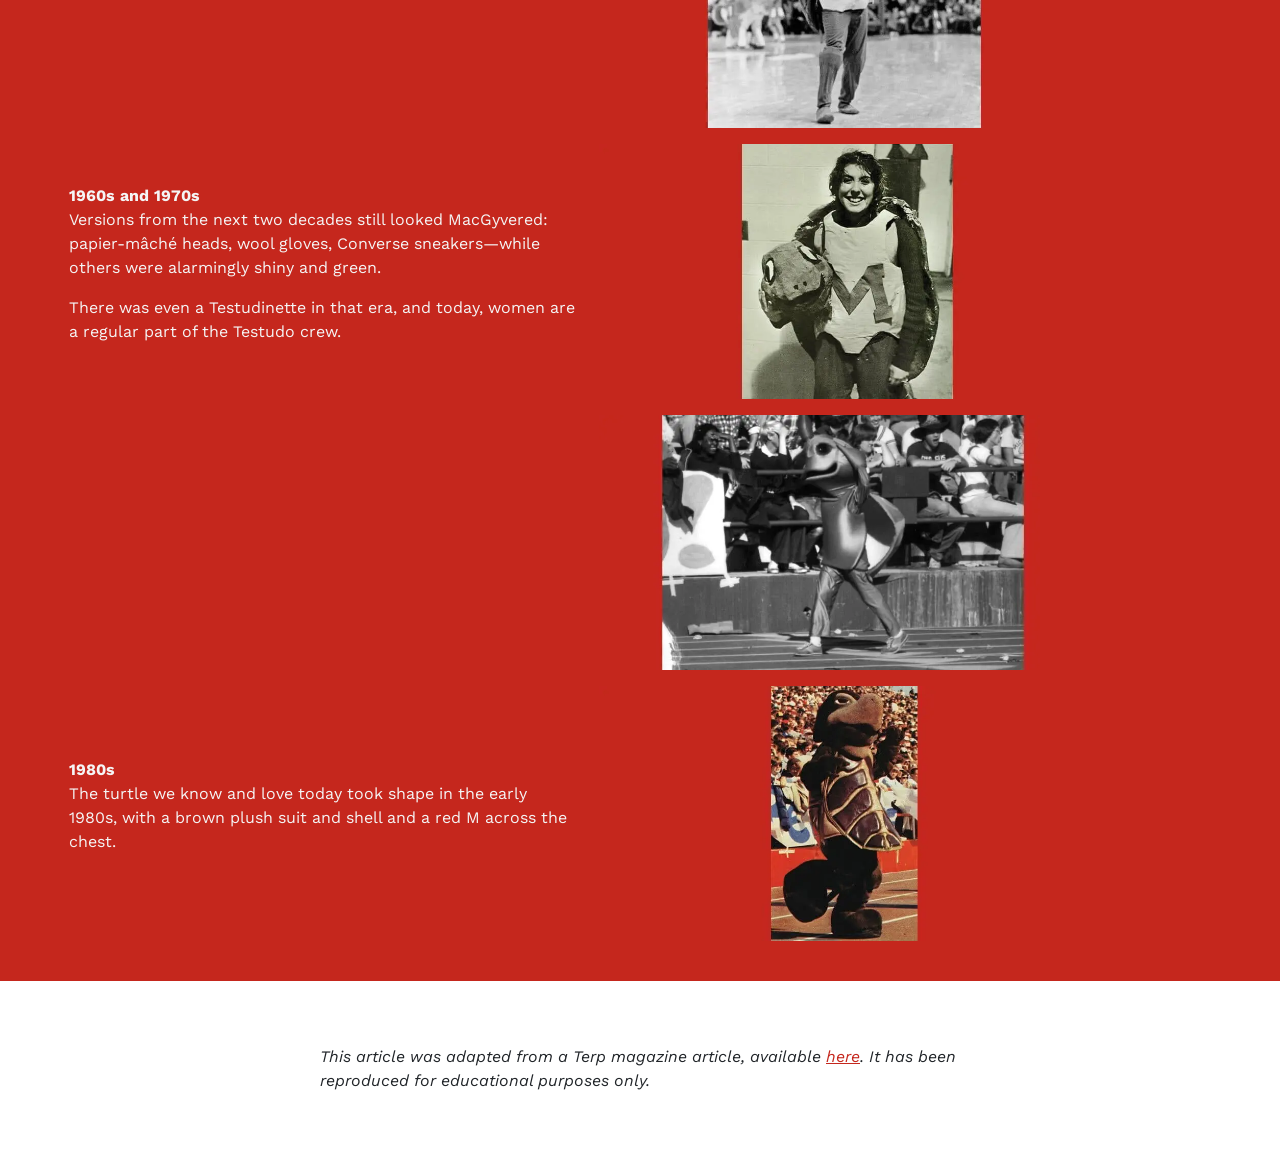
<file: projects/midterm-terps/index.html>
<!DOCTYPE html>
<html lang="en">

<head>
    <meta charset="UTF-8">
    <meta name="viewport" content="width=device-width, initial-scale=1.0">
    <title>Boilerplate</title>
    <meta name="description" content="">
        <link href="https://cdn.jsdelivr.net/npm/bootstrap@5.3.8/dist/css/bootstrap.min.css" rel="stylesheet" integrity="sha384-sRIl4kxILFvY47J16cr9ZwB07vP4J8+LH7qKQnuqkuIAvNWLzeN8tE5YBujZqJLB" crossorigin="anonymous">
    <link rel="stylesheet" href="css/style.css">
    <link rel="preconnect" href="https://fonts.googleapis.com">
<link rel="preconnect" href="https://fonts.gstatic.com" crossorigin>
<link href="https://fonts.googleapis.com/css2?family=DM+Serif+Text:ital@0;1&family=Work+Sans:ital,wght@0,100..900;1,100..900&display=swap" rel="stylesheet">
<link href="https://fonts.googleapis.com/css2?family=DM+Serif+Text:ital@0;1&family=Oswald:wght@200..700&family=Work+Sans:ital,wght@0,100..900;1,100..900&display=swap" rel="stylesheet">
    <script src="https://cdn.jsdelivr.net/npm/@popperjs/core@2.11.8/dist/umd/popper.min.js" integrity="sha384-I7E8VVD/ismYTF4hNIPjVp/Zjvgyol6VFvRkX/vR+Vc4jQkC+hVqc2pM8ODewa9r" crossorigin="anonymous"></script>
<script src="https://cdn.jsdelivr.net/npm/bootstrap@5.3.8/dist/js/bootstrap.min.js" integrity="sha384-G/EV+4j2dNv+tEPo3++6LCgdCROaejBqfUeNjuKAiuXbjrxilcCdDz6ZAVfHWe1Y" crossorigin="anonymous"></script>
</head>

<body>
    <header>
        <div class="container-fluid text-center overline">
            <p>Terp Magazine</p>
        </div>
        <div class="container-fluid text-center">
            <h1>STANDING THE TESTUDO OF TIME</h1>
            <h2>From Turtlenappings to TikTok Shenanigans, How an Unassuming Reptile Evolved to Represent Terp Spirit</h2>
        </div>
        <div class="img-fluid header img">
            <img src="img/testudo-hero.jpg" alt="The Testudo mascot spreads his arms wide against a red background, surrounded by vintage photos of earlier Testudo costumes">
        </div>
        <div class="container-fluid text-center underline">
            <p>January 12, 2024<br>
                By Terp Staff<br>
                Testudo mascot photo by Maryland Athletics<br> 
                Historic images of Testudo courtesy of University Archives
            </p>
        
        </div>

        </div>
    </header>
    <main>
        <section>
            <div class="container lead">
                <p>Let’s be honest. A turtle’s an odd choice for a college mascot, up there with Syracuse’s Otto the Orange, UC Santa Cruz’s Sammy the Slug and Stanford’s Tree.</p>
            </div>
            <div class="container section">
                <p>Turtles are slow. Most aren’t big, strong or intimidating. They can’t leap, mountain lion-like, out of a tree to maul you, or crack you one across the noggin with a shillelagh—and really, is that a bad thing?</p>
                <p>Instead, these can-do reptiles impress with their positive attributes: They’re persistent and tough. Diamondback terrapins scream (as if turtles make a lot of noise) “Maryland pride” in a state where residents don scarves, overalls and even suits in the flag’s colors.</p>
                <p>The University of Maryland loves its Testudo, in every form the mascot takes. He’s the gravitas-heavy, inspirational bronze sculpture that students make offerings to during finals. He’s the furry goofball that dances in the student section at football games, that wears a yellow rain hat and poncho with adorable panache. He’s the logo on our hoodies, the pin on our lapels.</p>   
                <p>He’s at the center of UMD’s most treasured traditions. And he might have originally been a she.</p>
                <p>Testudo has evolved in more ways than one. With the help of University Archivist Emerita Anne Turkos, we delve into our mascot’s muddy origin story, his role in an outrageous, yearslong prank war and his wackiest iterations.</p>
                <p>“There are few things I enjoy talking about more than Testudo,” she says. “There’s no mascot quite like him, and he’s had quite a history.”</p>
            </div>
        </section>
        <section>
            <div class="container sectiontwo">
                <h3>A Symbol Emerges</h3>
                    <p>Millennia before “Terp” became a Maryland moniker, it was on the region’s menu. Bountiful and easy to catch, the terrapin provided sustenance to Native Americans; once it made the Colonial culinary cut, you could find it roasted, poached and stewed with cream and sherry. By the early 20th century, the hero of these dishes was so popular that the species faced extinction.</p>
                    <p>In 1932, 11 years after he christened the student newspaper The Diamondback, then-Vice President Harry Clifton “Curley” Byrd lobbied for the reptile (scientific name: Testudines) to serve as the university’s mascot—and replace student-athletes’ identity as the Old Liners.</p>
                    <p>When the Class of 1933 proposed a terrapin statue for its class gift, Byrd arranged for a diamondback to be plucked from the waters of Crisfield, Md., to serve as a model.</p>
                <div class="row align-items-center">
                    <div class="col-md-6">
                        <p>Named the “Archbishop” by students (and assumed to be male—although a 2018 analysis suggests it may indeed have been female), the 13-inch terrapin traveled by train to Gorham Manufacturing Co. in Rhode Island with the student government association president. There, sculptor Aristide Cianfarani designed a giant replica in bronze, which Gorham cast.</p>
                        <p>Archie returned to campus, but her—or his?—fame was short-lived. The terrapin died days after two holes were drilled into its shell to fashion a ribbon pull for the elaborate (and slow) unveiling of the 5-foot-long likeness at a ceremony in front of Ritchie Coliseum. The likely cause: stress and the hot weather. (Drilling the holes, it was determined, did not hurt the terrapin.)</p>
                        </div>
                    <div class="col-md-6">
                        <div class="row justify-content-center">
                            <img src="img/02-taxidermy.webp" alt="Black-and-white photo of two men shaking hands above the new bronze terrapin statue as a crowd watches, with an inset of the preserved diamondback terrapin that served as its model">
                        </div>
                    </div>
                </div>
            </div>
        </section>
        <section>
            <div class="container sectionthree">
                <h3>7 Bronze Testudos on Campus</h3>
                    <p>The newest (here), which debuted in 2018 outside of Van Munching Hall, is the only one not made from a mold of the original.</p>
                <div class="row justify-content-center">
                    <img src="img/04-bronze.png" alt="Bronze Testudo statue on a dark stone pedestal outside Van Munching Hall">
                </div>
            </div>
            <div class="container box">
                <p>Testudo has taken lots of unique forms on campus, whether in a walking path or as a topiary. Take our quiz to find them all at <a href="https://today.umd.edu/wheres-testudo">today.umd.edu/wheres-testudo</a>.</p>
            </div>
        </section>
        <section>
            <div class="container sectionfour">
                <h3>Terrapin Travails</h3>
                <div class="row align-items-center">
                    <div class="col-md-4">
                        <img src="img/03-hopkins.webp" alt="Five students pose with a sign that reads “I’m from Johns Hopkins, I helped steal the terrapin”">
                    </div>
                    <div class="col-md-8">
                        <p>Who would have guessed a 300-pound bronze statue was so portable? And yet, the shiny new mascot was pulled from his pedestal just before the first anniversary of its installation. The turtlenappers brazenly painted “J.H.U.” in green on the now-empty perch, the first in a trail of “clues” that led UMD to the sculpture outside a Johns Hopkins University dorm the very day it went missing.</p>
                        <p>It was just the first of Testudo’s 12 disappearances in 15 years, The Diamondback reported in 1958. Some pranks were linked to the UMD-Hopkins lacrosse rivalry, but Georgetown, George Washington and even Loyola University of Maryland students pitched in as well; at their most ambitious, the thieves took the turtle on unsanctioned trips to the University of Virginia and, according to rumor, as far away as Florida.</p>
                    </div>
                    <p>A 1947 caper, in which Hopkins students buried Testudo in Baltimore, ended with a riot and arrests (and reportedly, an eventual party) after UMD partisans stormed a residence hall at the Homewood campus.</p>
                    <p>Fed-up UMD administrators packed the statue away in storage for a few years after that. He was then installed outside the new football stadium in 1951—far from getaway-friendly Route 1 and now filled with hundreds of pounds of concrete to prevent further attempts. Then, in 1965, Testudo moved to its permanent (and most visible,theft-deterring) home outside McKeldin Library.</p>
                </div>
            </div>
        </section>
        <section>
            <div class="container sectionfive">
                <div class="row justify-content-center">
                    <img src="img/05-offerings.webp" alt="The Testudo statue outside McKeldin Library piled with finals-week offerings, including snacks, a popcorn tin, drinks and coffee cups">
                </div>
                <h3>Final Offer(ings)</h3>
                    <p>Besides rubbing Testudo’s nose for good luck, students have left offerings to the statue outside McKeldin during finals week in hope of earning good grades since the 1990s. Like turtles themselves, the tradition has evolved, as gifts of pocket change, notes and flowers turned to beer cans and coffee cups.</p>
                    <p>In more recent years, Terps’ offerings looked more like pranks, including a life-size cutout of Pope Francis, a toilet and stolen traffic cones; a fire even broke out in the pile in 2013.</p>
                    <p>Last semester, a coalition of student associations appealed to Terps’ goodwill, encouraging students to instead drop off donations of nonperishable foods for the Campus Pantry at his pedestal.</p>
            </div>
        </section>
        <section>
            <div class="container sectionsix">
                <h3>Suited for the Role</h3>
                <p>The furry, funny Testudo mascot is the Terps’ top cheerleader. He cartwheels on the sidelines, shakes his turtle tush on viral TikTok dances and poses for selfies with fans. But he didn’t always look this way (and definitely didn’t have these moves).</p>
                <div class="row justify-content-center">
                   <img src="img/08-mascot.webp" alt="Testudo waves a giant Maryland flag at center court during a basketball game"> 
                </div>
                <p>Since then, dozens of men and women have donned the costume, including Grant Handley ’22, M.P.P. ’23. He shells out what it takes to be Maryland’s mascot:</p>
            </div>
            <div class="container box">
                <p><strong>BE EVERYWHERE (BUT NO OVERLAPS!)</strong> <em>Testudo’s a busy turtle, greeting families during move-in,high-fiving kids during Maryland Day, hobnobbing with the governor during announcements and, of course, attending sports games. But he’ll never be in two places at the same time.</em></p>
                <p><strong>THINK ON YOUR FEET</strong> <em>“A mascot should never be standing around—they should always be miming or reacting to something,” says Handley, who uses props and improv to perform at all times. That includes dealing with difficult opposing fans: “You have to figure out how to defuse that situation.”</em></p>
                <p><strong>KEEP IT MOVING</strong> <em>“We joke that you have to be in ‘mascot shape,’” says Handley. The suit weighs at least 30 pounds—the head is the heaviest part—so the four or five students on the team each year always have to hit the gym.</em></p>
                <p><strong>DON’T SPILL THE BEANS</strong> <em>Team members have to keep their identity a secret from everyone, and they can’t speak or show any skin. (The Oregon Duck’s head falling off at a game last fall was “nightmare fuel,” says Handley).</em></p>
                <p><strong>BE CONFIDENT—NOT COCKY</strong> <em>Testudo’s known for his one-handed chest pound, but he’s not an in-your-face mascot. “He might grab someone’s hat and dangle it in their face. And when children come, he’ll get low so he’s not intimidating,” says Handley. “He’s a friendly, lovable turtle.”</em></p>
            </div>
        </section>
        <div class="container-fluid timeline">
            <section>
                <h3>How Testudo has evolved over the decades</h3>
            <div class="row align-items-center justify-content-center">
                <div class="col-md-5">
                    <strong>1950s</strong>
                <p>The first known photograph of a Testudo mascot was in 1951, when Zeta Beta Tau members perched on goalposts in masks,shells and street clothes. By the end of the decade, ZBT mascots were banned for being “costumed poorly” and acting “in a disorderly fashion,” The Diamondback wrote.</p>
                </div>
                <div class="col-md-6">
                    <img src="img/mascot-50s.webp" alt="1951 photos of Zeta Beta Tau members in turtle masks and shells perched on football goalposts">
                </div>
            </div>
            <div class="row align-items-center justify-content-center">
                <div class="col-md-5">
                    <strong>1960s and 1970s</strong>
                    <p>Versions from the next two decades still looked MacGyvered: papier-mâché heads, wool gloves, Converse sneakers—while others were alarmingly shiny and green.</p>
                    <p>There was even a Testudinette in that era, and today, women are a regular part of the Testudo crew.</p>
                </div>
                <div class="col-md-6">
                    <img src="img/mascot-60s.webp" alt="Black-and-white photo of a 1960s Testudo mascot with a papier-mâché head walking across a basketball court">
                    <img src="img/mascot-60sf.webp" alt="A smiling woman wearing a homemade turtle costume with a large M on the front">
                    <img src="img/mascot-70s.webp" alt="Black-and-white photo of a shiny 1970s turtle mascot costume walking along the sideline">
                </div>
            </div>
            <div class="row align-items-center justify-content-center">
                <div class="col-md-5">
                    <strong>1980s</strong>
                    <p>The turtle we know and love today took shape in the early 1980s, with a brown plush suit and shell and a red M across the chest.</p>
                </div>
                <div class="col-md-6">
                    <img src="img/mascot-80s.webp" alt="The 1980s Testudo in a brown plush suit and shell, dancing on the track at a football game">
                </div>
            </div>
            </section>
        </div>
    </main>
    <footer>
        <div class="container foot">
            <p>This article was adapted from a Terp magazine article, available <a href="https://terp.umd.edu/testudooftime">here</a>. It has been reproduced for educational purposes only.</p>
        </div>
    </footer>

</body>

</html>
</file>
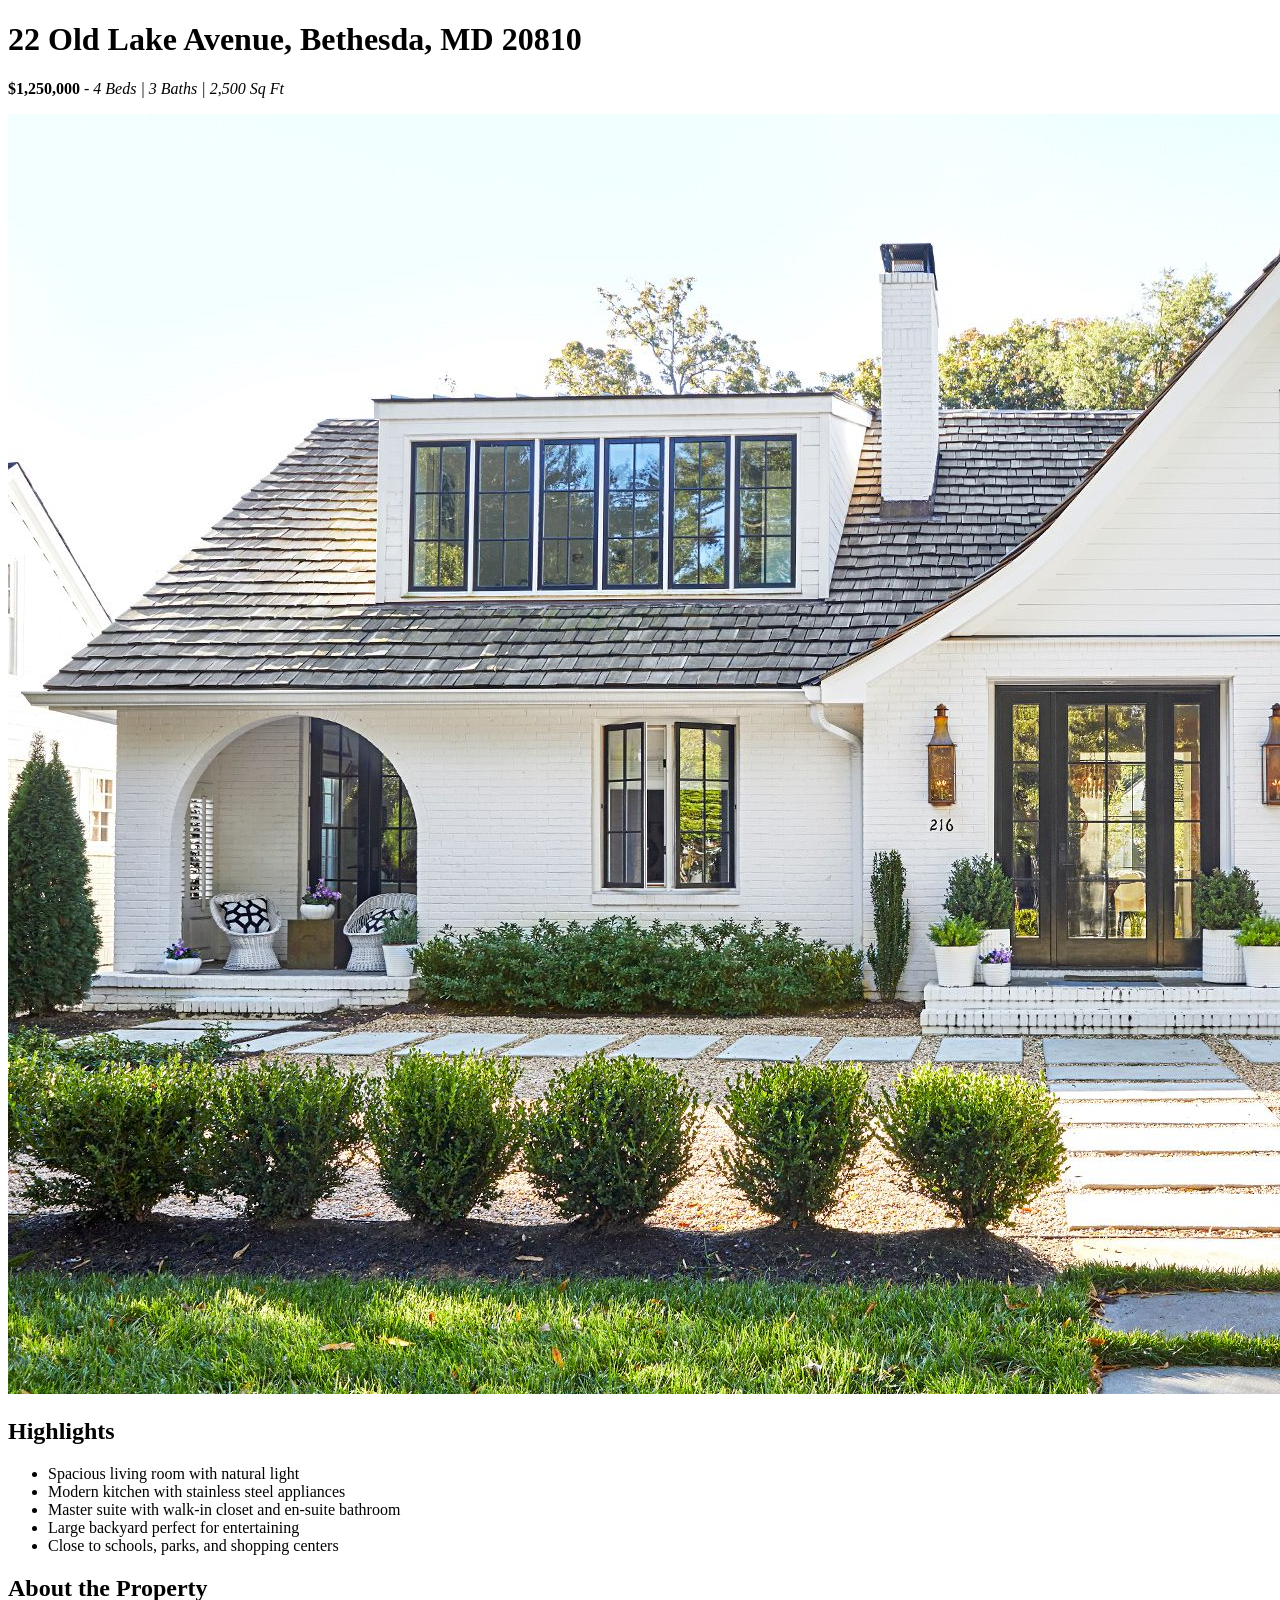
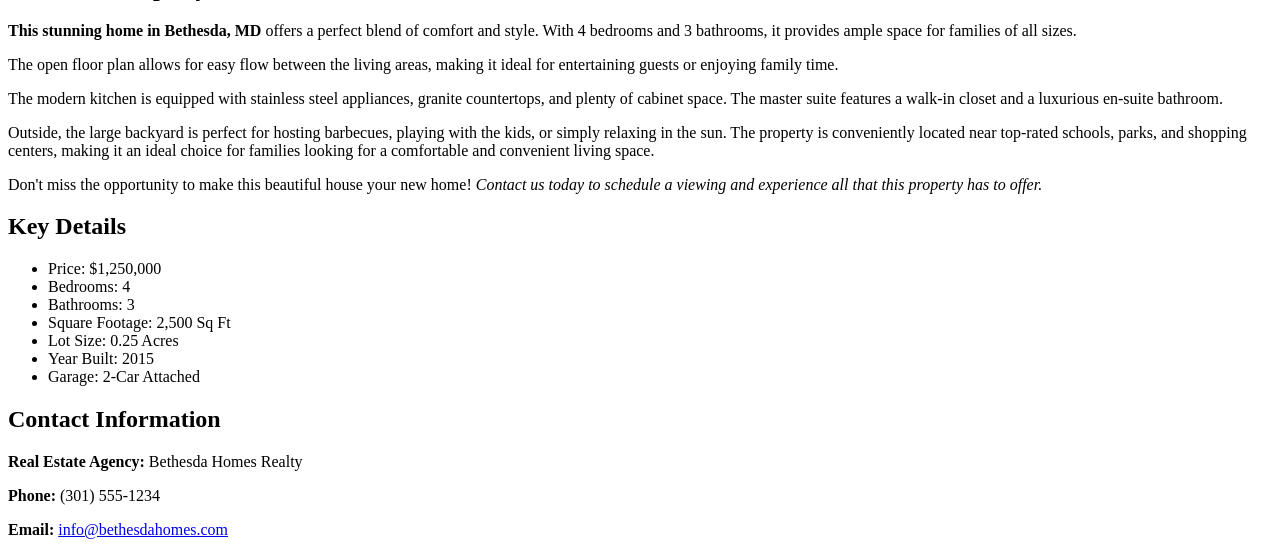
<file: projects/real-estate/index.html>
<!DOCTYPE html>
<html lang="en">

<head>
    <meta charset="UTF-8">
    <meta name="viewport" content="width=device-width, initial-scale=1.0">
    <title>22 Old Lake Avenue, Bethesda, MD 20810 </title>
    <meta name="description"
        content="Beautiful home located in the heart of Bethesda, MD. This property features 4 bedrooms, 3 bathrooms, and a spacious backyard. Perfect for families looking for a comfortable and convenient living space.">
</head>

<body>
    <header>
        <h1>22 Old Lake Avenue, Bethesda, MD 20810</h1>
        <p><strong>$1,250,000</strong> - <em>4 Beds | 3 Baths | 2,500 Sq Ft</em></p>
        <img src="img/house.jpg" alt="Beautiful home in Bethesda, MD">
    </header>
    <main>
        <section>
            <h2>Highlights</h2>
            <ul>
                <li>Spacious living room with natural light</li>
                <li>Modern kitchen with stainless steel appliances</li>
                <li>Master suite with walk-in closet and en-suite bathroom</li>
                <li>Large backyard perfect for entertaining</li>
                <li>Close to schools, parks, and shopping centers</li>
            </ul>
        </section>
        <section>
            <h2>About the Property</h2>
            <p><strong>This stunning home in Bethesda, MD</strong> offers a perfect blend of comfort and style. With 4
                bedrooms and 3 bathrooms, it provides ample space for families of all sizes. </p>
            <p>The open floor plan allows for easy flow between the living areas, making it ideal for entertaining
                guests or enjoying family time.</p>
            <p>The modern kitchen is equipped with stainless steel appliances, granite countertops, and plenty of
                cabinet space. The master suite features a walk-in closet and a luxurious en-suite bathroom.</p>
            <p>Outside, the large backyard is perfect for hosting barbecues, playing with the kids, or simply relaxing
                in the sun. The property is conveniently located near top-rated schools, parks, and shopping centers,
                making it an ideal choice for families looking for a comfortable and convenient living space.</p>
            <p>Don't miss the opportunity to make this beautiful house your new home! <em>Contact us today to schedule a
                    viewing and experience all that this property has to offer.</em></p>
        </section>
        <section>
            <h2>Key Details</h2>
            <ul>
                <li>Price: $1,250,000</li>
                <li>Bedrooms: 4</li>
                <li>Bathrooms: 3</li>
                <li>Square Footage: 2,500 Sq Ft</li>
                <li>Lot Size: 0.25 Acres</li>
                <li>Year Built: 2015</li>
                <li>Garage: 2-Car Attached</li>
            </ul>
        </section>

    </main>
    <footer>
        <h2>Contact Information</h2>
        <p><strong>Real Estate Agency:</strong> Bethesda Homes Realty</p>
        <p><strong>Phone:</strong> (301) 555-1234</p>
        <p><strong>Email:</strong> <a href="mailto:info@bethesdahomes.com">info@bethesdahomes.com</a></p>
    </footer>
</body>


</html>
</file>
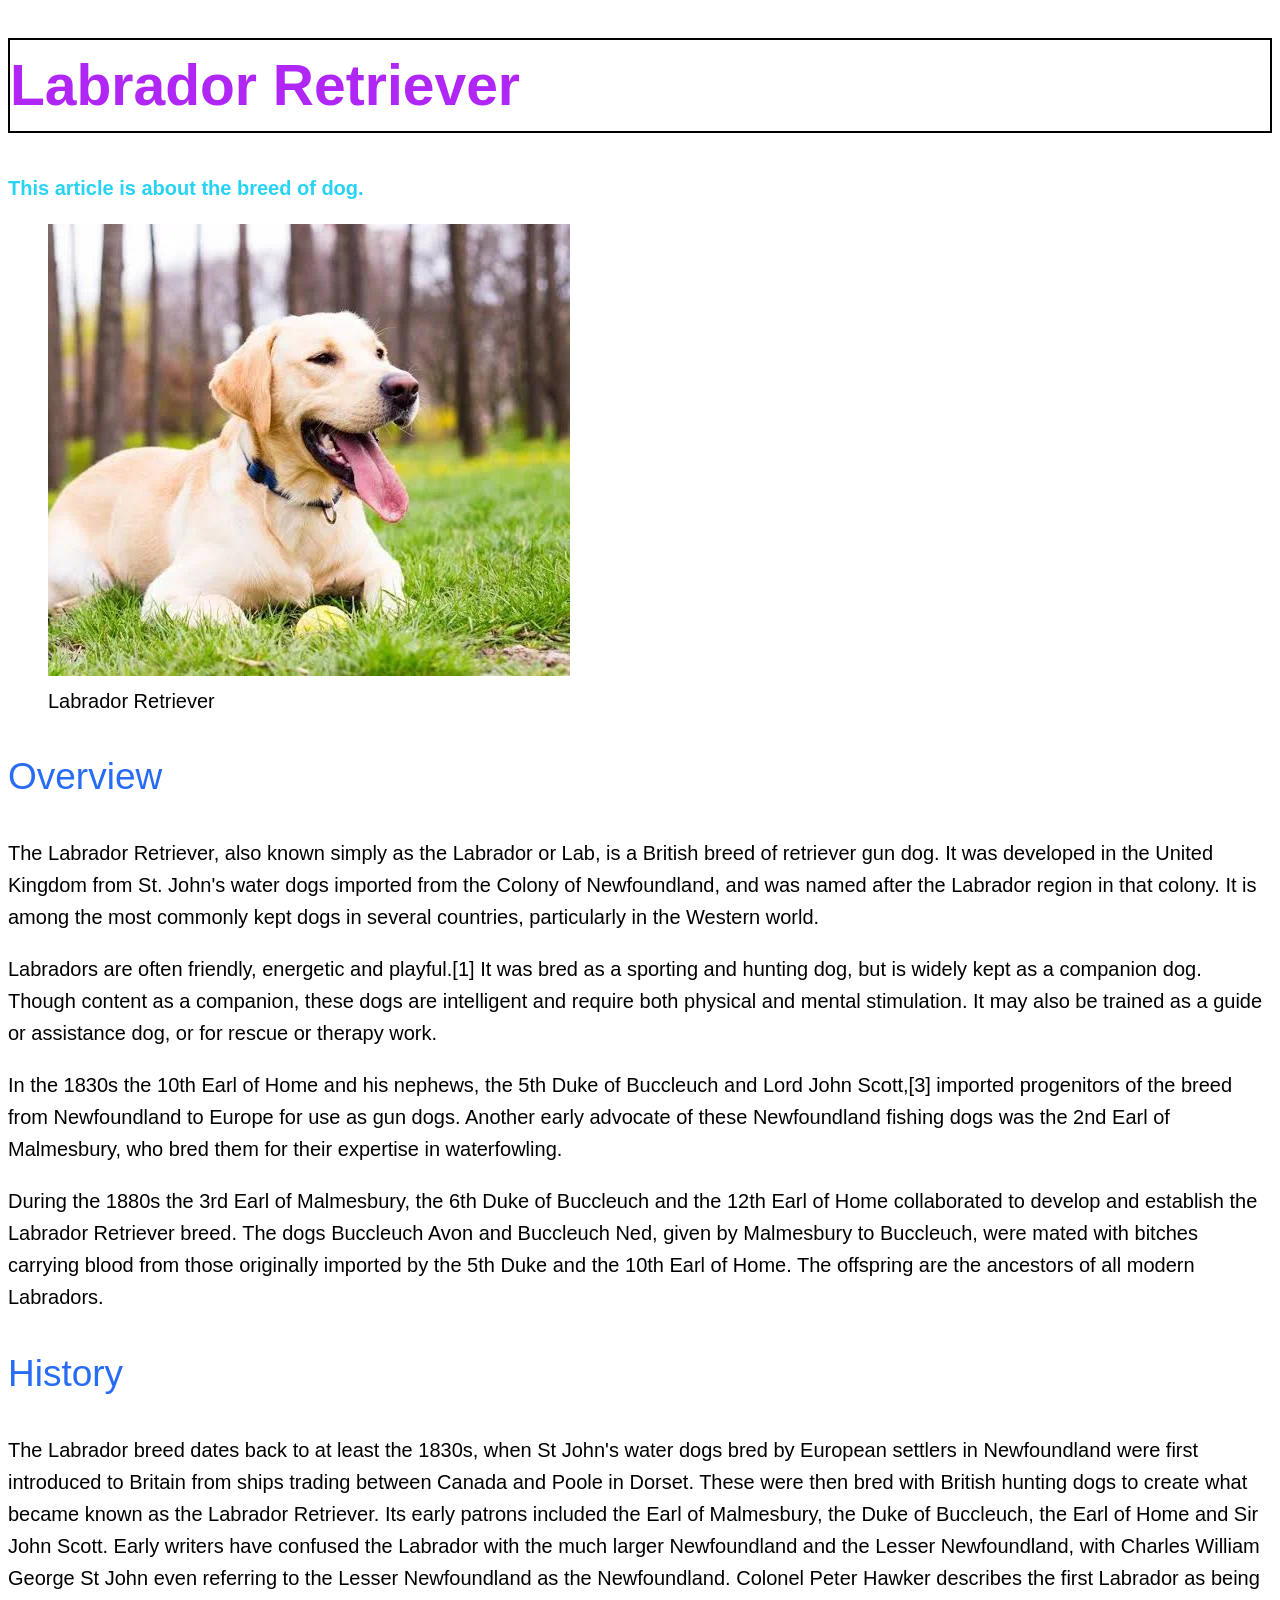
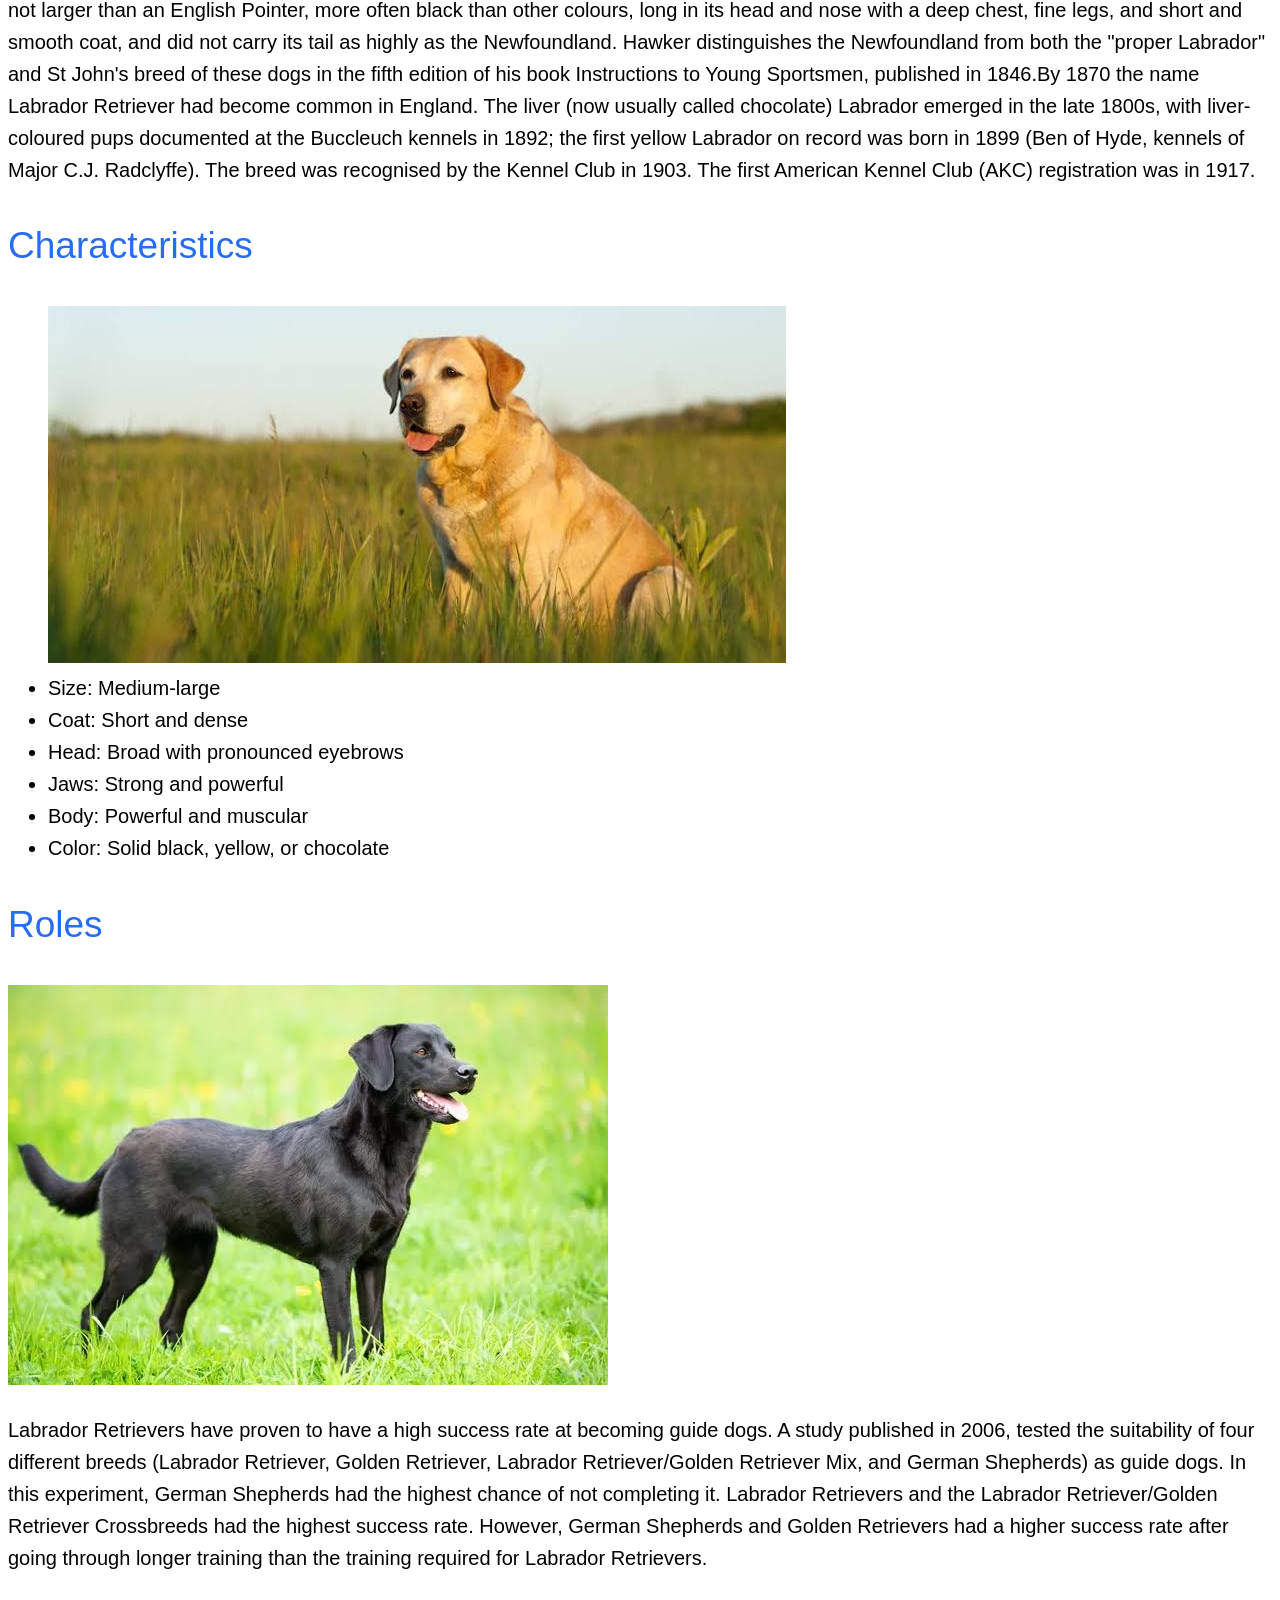
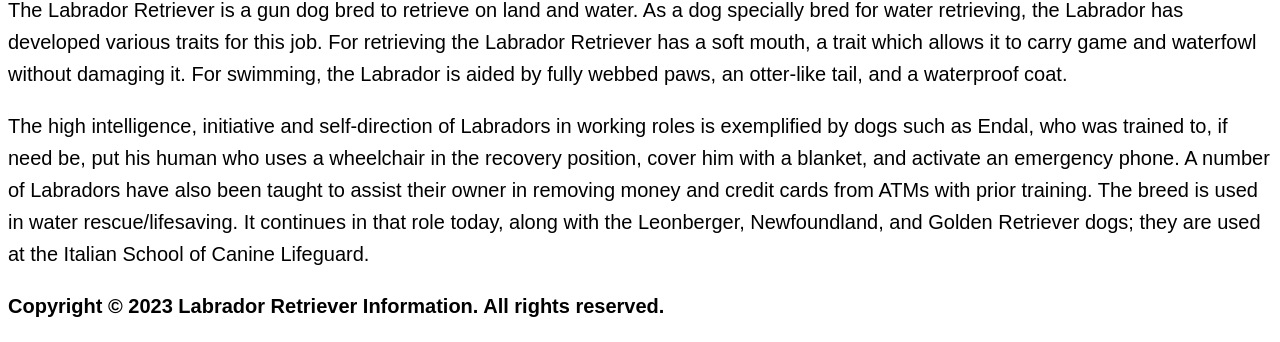
<file: projects/wikipedia/index.html>
<!DOCTYPE html>
<html lang="en">

<head link:css>
    <meta charset="UTF-8">
    <meta name="viewport" content="width=device-width, initial-scale=1.0">
    <title>Boilerplate</title>
    <meta name="description" content="">
    <link rel="stylesheet" href="css/style.css">
</head>

<body>
    <main>
        <h1 class="labrador-retriever">Labrador Retriever</h1>
        <p class="byline"> <strong>This article is about the breed of dog. </strong></p>
    </main>
    <figure>
        <img src="images/dog.jpg" alt="Labrador Retriever">
        <figcaption> Labrador Retriever </figcaption>
    </figure>
    <section>
        <h2 class="overview">Overview</h2>
        <p> The Labrador Retriever, also known simply as the Labrador or Lab, is a British breed of retriever gun dog.
            It was developed in the United Kingdom from St. John's water dogs imported from the Colony of Newfoundland,
            and was named after the Labrador region in that colony. It is among the most commonly kept dogs in several
            countries, particularly in the Western world. </p>
        <p> Labradors are often friendly, energetic and playful.[1] It was bred as a sporting and hunting dog, but is
            widely kept as a companion dog. Though content as a companion, these dogs are intelligent and require both
            physical and mental stimulation. It may also be trained as a guide or assistance dog, or for rescue or
            therapy work. </p>
        <p>In the 1830s the 10th Earl of Home and his nephews, the 5th Duke of Buccleuch and Lord John Scott,[3]
            imported progenitors of the breed from Newfoundland to Europe for use as gun dogs. Another early advocate of
            these Newfoundland fishing dogs was the 2nd Earl of Malmesbury, who bred them for their expertise in
            waterfowling.</p>
        <p> During the 1880s the 3rd Earl of Malmesbury, the 6th Duke of Buccleuch and the 12th Earl of Home
            collaborated to develop and establish the Labrador Retriever breed. The dogs Buccleuch Avon and Buccleuch
            Ned, given by Malmesbury to Buccleuch, were mated with bitches carrying blood from those originally imported
            by the 5th Duke and the 10th Earl of Home. The offspring are the ancestors of all modern Labradors.</p>
        <h2 class="history">History</h2>
        <p> The Labrador breed dates back to at least the 1830s, when St John's water dogs bred by European settlers in
            Newfoundland were first introduced to Britain from ships trading between Canada and Poole in Dorset. These
            were then bred with British hunting dogs to create what became known as the Labrador Retriever. Its early
            patrons included the Earl of Malmesbury, the Duke of Buccleuch, the Earl of Home and Sir John Scott. Early
            writers have confused the Labrador with the much larger Newfoundland and the Lesser Newfoundland, with
            Charles William George St John even referring to the Lesser Newfoundland as the Newfoundland. Colonel Peter
            Hawker describes the first Labrador as being not larger than an English Pointer, more often black than other
            colours, long in its head and nose with a deep chest, fine legs, and short and smooth coat, and did not
            carry its tail as highly as the Newfoundland. Hawker distinguishes the Newfoundland from both the "proper
            Labrador" and St John's breed of these dogs in the fifth edition of his book Instructions to Young
            Sportsmen, published in 1846.By 1870 the name Labrador Retriever had become common in England. The liver
            (now usually called chocolate) Labrador emerged in the late 1800s, with liver-coloured pups documented at
            the Buccleuch kennels in 1892; the first yellow Labrador on record was born in 1899 (Ben of Hyde, kennels of
            Major C.J. Radclyffe). The breed was recognised by the Kennel Club in 1903. The first American Kennel Club
            (AKC) registration was in 1917.
        <h2 class="characteristics">Characteristics</h2>
        <ul>
            <img src="images/yellow.jpg" alt="Yellow Labrador Retriever">
            <li>Size: Medium-large</li>
            <li>Coat: Short and dense</li>
            <li> Head: Broad with pronounced eyebrows</li>
            <li> Jaws: Strong and powerful</li>
            <li> Body: Powerful and muscular</li>
            <li> Color: Solid black, yellow, or chocolate</li>
        </ul>
        <h2 class="roles">Roles</h2>
        <img src="images/black.jpg" alt="Black Labrador Retriever">
        <p> Labrador Retrievers have proven to have a high success rate at becoming guide dogs. A study published in
            2006, tested the suitability of four different breeds (Labrador Retriever, Golden Retriever, Labrador
            Retriever/Golden Retriever Mix, and German Shepherds) as guide dogs. In this experiment, German Shepherds
            had the highest chance of not completing it. Labrador Retrievers and the Labrador Retriever/Golden Retriever
            Crossbreeds had the highest success rate. However, German Shepherds and Golden Retrievers had a higher
            success rate after going through longer training than the training required for Labrador Retrievers. </p>
        <p> The Labrador Retriever is a gun dog bred to retrieve on land and water. As a dog specially bred for water
            retrieving, the Labrador has developed various traits for this job. For retrieving the Labrador Retriever
            has a soft mouth, a trait which allows it to carry game and waterfowl without damaging it. For swimming, the
            Labrador is aided by fully webbed paws, an otter-like tail, and a waterproof coat. </p>
        <p> The high intelligence, initiative and self-direction of Labradors in working roles is exemplified by dogs
            such as Endal, who was trained to, if need be, put his human who uses a wheelchair in the recovery position,
            cover him with a blanket, and activate an emergency phone. A number of Labradors have also been taught to
            assist their owner in removing money and credit cards from ATMs with prior training. The breed is used in
            water rescue/lifesaving. It continues in that role today, along with the Leonberger, Newfoundland, and
            Golden Retriever dogs; they are used at the Italian School of Canine Lifeguard. </p>
    </section>

    </main>
    <footer>
        <p><strong>Copyright © 2023 Labrador Retriever Information. All rights reserved. </strong></p>
    </footer>
</body>

</html>
</file>
<file: site/css/style.css>
body {
    background-color: rgb(247, 205, 223);
    font-family: 'Alumni Sans Pinstripe', sans-serif;
    color: rgb(103, 156, 92);
    font-size: 18px;
    font-weight: 800;
}

a {
    color: rgb(244, 177, 110);
    font-size: 4rem;
    text-decoration: none;
    padding: 4rem;
    margin: 9rem;
}

h1 {
    color: rgb(255, 255, 255);
    font-size: 15em;
    font-weight: 500;
    text-align: center;
    margin: .5em 0 0 0;
}

header {
    margin: 3em 0 1em 0;
}

nav a{
    text-align: center;
    color: rgb(213, 107, 167);
    font-size: 3.5em;
    font-weight: 500;
    margin: 2em 0;
    padding: 0 2% 0 0;
}

.home .row>div {
    margin: 0;
    padding: 0;
}

.white-bg {
    background-color: white;
    padding: 10%;
}

.about-txt p {
    font-size: 1.5em;
}

.about-txt h3 {
    font-size: 3em;
    padding: 1em 0;
}

h2 {
    color: rgb(213, 107, 167);
    font-size: 5em;
    font-weight: 800;
    margin: 2rem 0;
    max-width: 100%;
    height: auto;
    text-align: center;
}

.white-bg a {
    font-size: 1.5em;
    padding: 0;
    margin: 0;
    color: rgb(103, 156, 92);
    text-align: left;
}

section {
    margin: 2em 0;
}

.bi {
    font-size: 2em;
    padding: 1em;
    max-width: 50%;
    margin: 0 
}

h3 {
    color: rgb(168, 220, 174);
    font-size: 10rem;
    font-weight: 500;
    margin: 2rem 0;
    max-width: 100%;
    height: auto;
}

h4 {
    color: rgb(255, 255, 255);
    font-size: 3em
}

h5 {
    color: rgb(213, 107, 167);
    font-size: 1.5em;
    font-weight: 800;
}

.contact {
    font-size: 0.5em;
    padding: 1em 0; 
    margin: 0
}

@media (max-width: 1200px){
    nav{
        margin: 0;
        padding: 0;
    }

    h1 {
        font-size: 12em;
    }
}

@media (max-width:550px) {
nav a {
        font-size: 2em;
    }

    h1 {
        font-size: 7em;
    }
}
</file>
<file: projects/midterm-terps/css/style.css>
.overline {
    font-family: "Work Sans", sans-serif;
    color: #C5271D;
    font-weight: 800;
}

.underline {
    border-bottom: 4px solid #C5271D
}

a {
    color:#C5271D
}

h1 {
    font-family: "Oswald", sans-serif;
    font-style: italic;
    font-size: 4em
}

h2,
.underline p {
    font-family: "Work Sans";
    font-size: 1em;
}

h3 {
    font-family: "Work Sans";
}

.header img,
.sectionthree img,
.sectionfour img,
.sectionsix img,
.timeline img {
    max-width: 100%;
    height: auto;

}

.lead,
.section,
.sectiontwo,
.sectionthree,
.sectionfour,
.sectionfive,
.sectionsix,
.box,

.foot {
    width: 55%;
    margin: 2em auto;
    font-family: "Work Sans", sans-serif;
}

.sectiontwo,
.sectionthree,
.sectionfour,
.sectionfive,
.sectionsix,
.timeline, {
    margin: 2em 0;
}


.timeline,
.foot {
    padding: 3em 0 1em 0;
}

.box {
    background-color: #f5f5f5;
    padding: 0 1em 0 1em;
}


@media (max-width: 767px) {

    .lead,
    .section,
    .sectiontwo,
    .sectionthree,
    .sectionfour,
    .sectionfive,
    .sectionsix,
    .box,
    .timeline,
    .foot {
        width: 95%;
    }
}

.sectiontwo img,
.sectionfive img,
.timeline img {
    max-width: 80%;
}

.sectionfive img,
.sectionsix img {
    padding: 1em 0 3em 0;
}

.timeline {
    font-family: "Work Sans";
    background-color: #C5271D;
    color: #f5f5f5;
    padding: 2em 1em; 
}

.timeline h3 {
    margin-top: 2em;
    margin-bottom: 2em;
}

.timeline img{
    padding: 0.5em 0 0.5em 0;
}

.foot {
    font-style: italic;
    padding: 2em;
}
</file>
<file: projects/wikipedia/css/style.css>
body {
    font-family: Arial, Helvetica, sans-serif;
    line-height: 1.6;
    font-size: 20px;
    
}

h1 {
    font-size: 2.85em;
    font-weight: 800;
    border: 2px solid #000;
    /* padding: 0 1 em; */
    /* padding 1em 0 2em 1em; */
    /* padding 1 em 2 em; */ 
    /* margin: 2em; */ 
    /* margin: 0 2 em; */
    /* margin: 1em 2em 3 em 4 em; */
}

h2{
    font-size: 1.85em;
    font-weight: 500;
    font-family:'Gill Sans', 'Gill Sans MT', Calibri, 'Trebuchet MS', sans-serif
    /* padding: 0 1 em; */
    /* padding 1em 0 2em 1em; */
    /* padding 1 em 2 em; */ 
    /* margin: 2em; */ 
    /* margin: 0 2 em; */
    /* margin: 1em 2em 3 em 4 em; */
}

.labrador-retriever {
    color: #B027F5;
    font-family: 'Gill Sans', 'Gill Sans MT', Calibri, 'Trebuchet MS', sans-serif;
}
.byline {
    color: #27D3F5;
    
}
.overview {
    color: #276CF5; 
}
.history {
    color: #276CF5;
}
.characteristics {
    color: #276CF5;
}
.roles {
    color: #276CF5;
}
</file>
